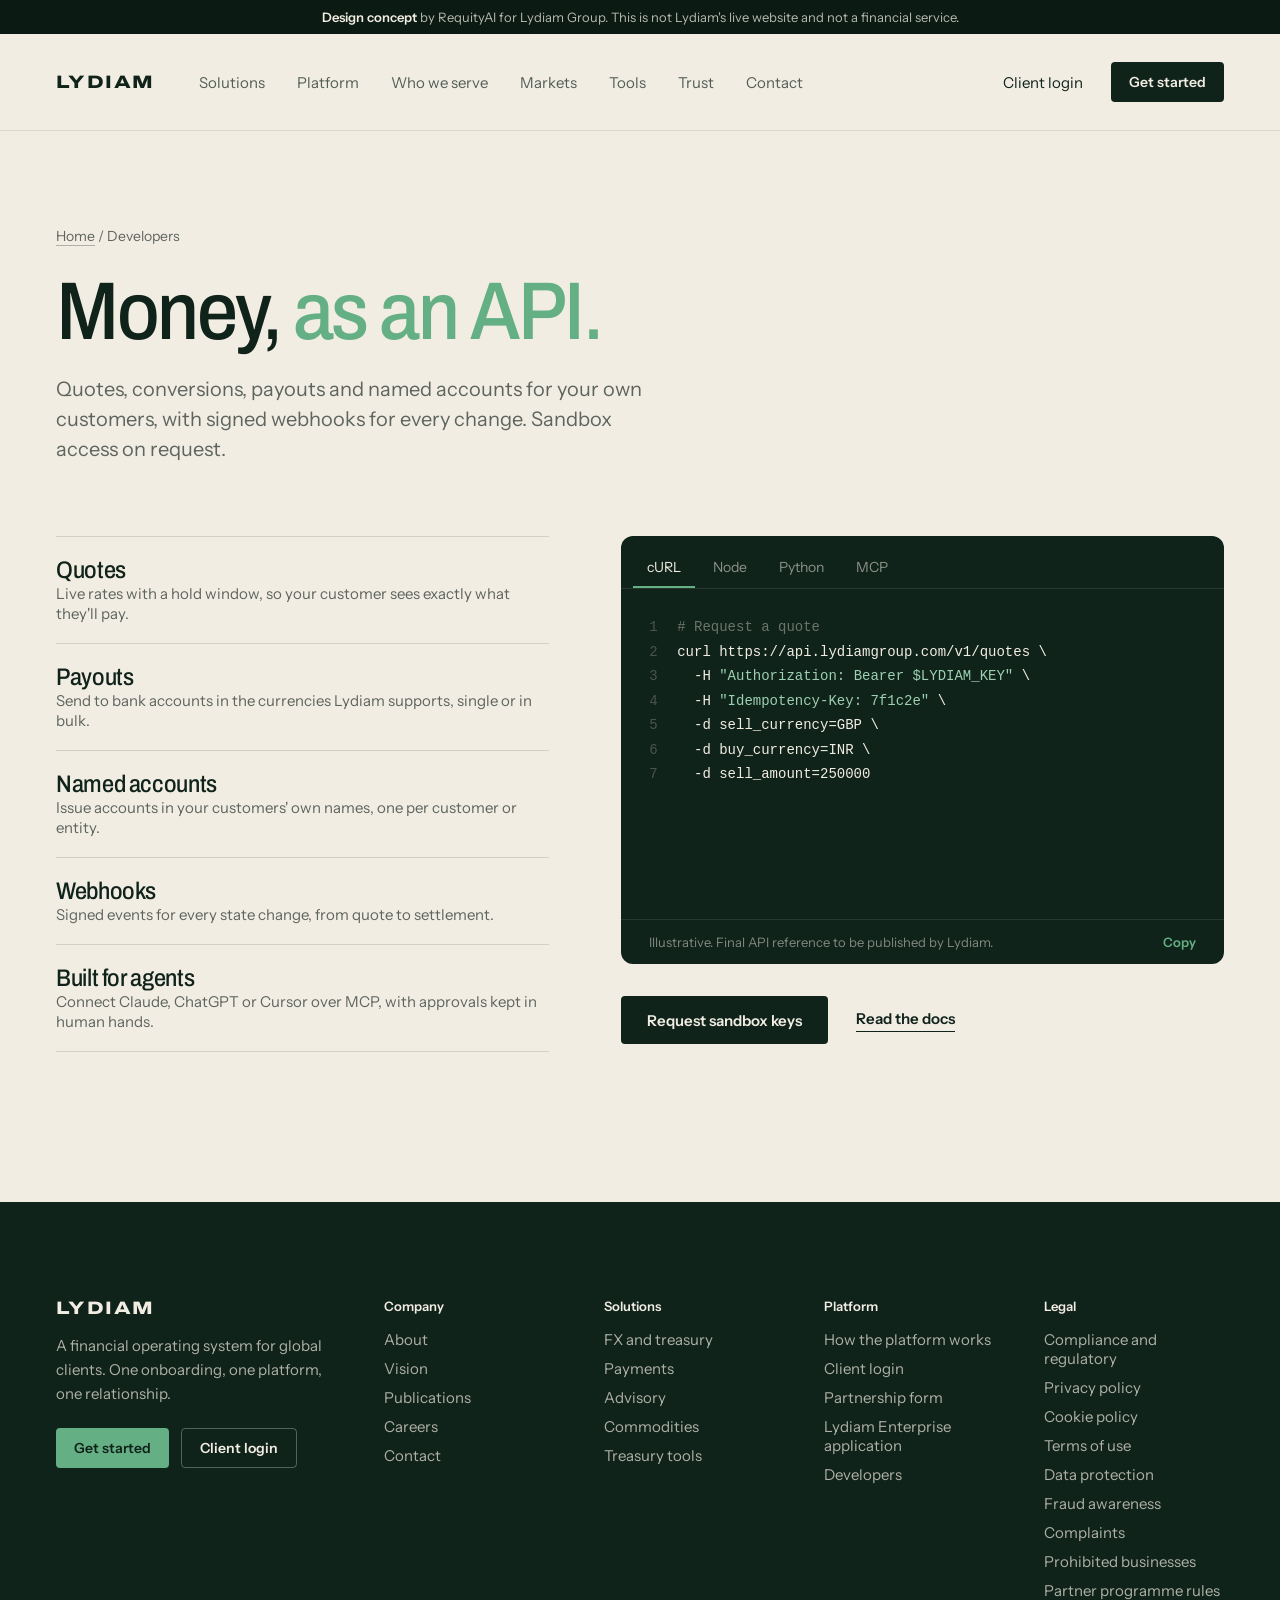
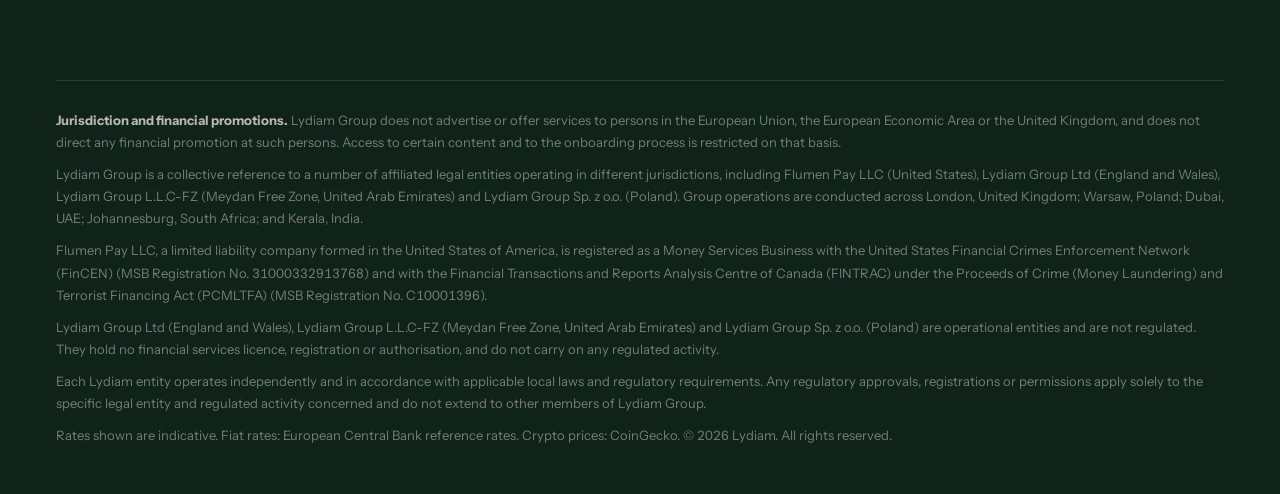
<file: developers.html>
<!doctype html>
<html lang="en">
<head>
<meta charset="utf-8">
<meta name="viewport" content="width=device-width,initial-scale=1">
<meta name="robots" content="noindex,nofollow">
<title>Developers · Lydiam</title>
<link rel="preconnect" href="https://fonts.googleapis.com"><link rel="preconnect" href="https://fonts.gstatic.com" crossorigin><link href="https://fonts.googleapis.com/css2?family=Archivo:wdth,wght@62..125,400..800&family=Instrument+Sans:wdth,wght@75..100,400..700&display=swap" rel="stylesheet"><link rel="stylesheet" href="site.css?v=1791907718">
</head>
<body><div class="proto-banner"><b>Design concept</b> by RequityAI for Lydiam Group. This is not Lydiam's live website and not a financial service.</div>
<header class="ihead" id="hd"><nav>
    <a class="logo" href="index.html">Lydiam</a>
    <div class="links"><a href="index.html#group">Solutions</a><a href="index.html#platform">Platform</a><a href="index.html#audience">Who we serve</a><a href="index.html#markets">Markets</a><a href="index.html#tools">Tools</a><a href="index.html#trust">Trust</a><a href="help.html">Contact</a></div>
    <div class="right"><a class="login" href="demo.html">Client login</a><a class="btn sm" href="eligibility.html">Get started</a></div>
  </nav></header>
<section class="sec" id="devp" style="padding-top:0"><div class="wrap">
<div class="ihero"><p class="crumb"><a href="index.html">Home</a> / Developers</p><h1>Money, <span>as an API.</span></h1><p class="sub">Quotes, conversions, payouts and named accounts for your own customers, with signed webhooks for every change. Sandbox access on request.</p></div>
<div class="dev">
 <ul class="caps">
  <li><b>Quotes</b><span>Live rates with a hold window, so your customer sees exactly what they'll pay.</span></li>
  <li><b>Payouts</b><span>Send to bank accounts in the currencies Lydiam supports, single or in bulk.</span></li>
  <li><b>Named accounts</b><span>Issue accounts in your customers' own names, one per customer or entity.</span></li>
  <li><b>Webhooks</b><span>Signed events for every state change, from quote to settlement.</span></li>
  <li><b>Built for agents</b><span>Connect Claude, ChatGPT or Cursor over MCP, with approvals kept in human hands.</span></li>
 </ul>
 <div><div class="code"><div class="tabs2" id="ct2"><button class="on" data-c="curl">cURL</button><button data-c="node">Node</button><button data-c="python">Python</button><button data-c="mcp">MCP</button></div><pre id="cp"></pre><div class="bar2"><span>Illustrative. Final API reference to be published by Lydiam.</span><button id="cc">Copy</button></div></div>
 <div style="display:flex;gap:28px;align-items:center;margin-top:32px"><a class="btn" href="#">Request sandbox keys</a><a class="under" href="#">Read the docs</a></div></div>
</div></div></section>
<footer id="foot">
  <div class="wrap">
    <div class="fg">
      <div><a class="logo" href="index.html">Lydiam</a><p style="margin-top:16px;max-width:22em;line-height:1.6">A financial operating system for global clients. One onboarding, one platform, one relationship.</p><div style="display:flex;gap:12px;margin-top:22px"><a class="btn sm" style="background:var(--green);color:var(--ink)" href="eligibility.html">Get started</a><a class="btn sm" style="background:transparent;border:1.5px solid rgba(242,237,227,.3)" href="demo.html">Client login</a></div></div>
      <div><h4>Company</h4><ul><li><a href="#">About</a></li><li><a href="#">Vision</a></li><li><a href="index.html#insights">Publications</a></li><li><a href="#">Careers</a></li><li><a href="help.html">Contact</a></li></ul></div>
      <div><h4>Solutions</h4><ul><li><a href="index.html#markets">FX and treasury</a></li><li><a href="index.html#platform">Payments</a></li><li><a href="index.html#audience">Advisory</a></li><li><a href="index.html#group">Commodities</a></li><li><a href="index.html#tools">Treasury tools</a></li></ul></div>
      <div><h4>Platform</h4><ul><li><a href="index.html#platform">How the platform works</a></li><li><a href="demo.html">Client login</a></li><li><a href="#">Partnership form</a></li><li><a href="#">Lydiam Enterprise application</a></li><li><a href="developers.html">Developers</a></li></ul></div>
      <div><h4>Legal</h4><ul><li><a href="index.html#trust">Compliance and regulatory</a></li><li><a href="#">Privacy policy</a></li><li><a href="#">Cookie policy</a></li><li><a href="#">Terms of use</a></li><li><a href="#">Data protection</a></li><li><a href="help.html">Fraud awareness</a></li><li><a href="#">Complaints</a></li><li><a href="#">Prohibited businesses</a></li><li><a href="#">Partner programme rules</a></li></ul></div>
    </div>
    <div class="legal">
      <div><b style="color:rgba(242,237,227,.75)">Jurisdiction and financial promotions.</b> Lydiam Group does not advertise or offer services to persons in the European Union, the European Economic Area or the United Kingdom, and does not direct any financial promotion at such persons. Access to certain content and to the onboarding process is restricted on that basis.</div>
      <div>Lydiam Group is a collective reference to a number of affiliated legal entities operating in different jurisdictions, including Flumen Pay LLC (United States), Lydiam Group Ltd (England and Wales), Lydiam Group L.L.C-FZ (Meydan Free Zone, United Arab Emirates) and Lydiam Group Sp. z o.o. (Poland). Group operations are conducted across London, United Kingdom; Warsaw, Poland; Dubai, UAE; Johannesburg, South Africa; and Kerala, India.</div>
      <div>Flumen Pay LLC, a limited liability company formed in the United States of America, is registered as a Money Services Business with the United States Financial Crimes Enforcement Network (FinCEN) (MSB Registration No. 31000332913768) and with the Financial Transactions and Reports Analysis Centre of Canada (FINTRAC) under the Proceeds of Crime (Money Laundering) and Terrorist Financing Act (PCMLTFA) (MSB Registration No. C10001396).</div>
      <div>Lydiam Group Ltd (England and Wales), Lydiam Group L.L.C-FZ (Meydan Free Zone, United Arab Emirates) and Lydiam Group Sp. z o.o. (Poland) are operational entities and are not regulated. They hold no financial services licence, registration or authorisation, and do not carry on any regulated activity.</div>
      <div>Each Lydiam entity operates independently and in accordance with applicable local laws and regulatory requirements. Any regulatory approvals, registrations or permissions apply solely to the specific legal entity and regulated activity concerned and do not extend to other members of Lydiam Group.</div>
      <div>Rates shown are indicative. Fiat rates: European Central Bank reference rates. Crypto prices: CoinGecko. © 2026 Lydiam. All rights reserved.</div>
    </div>
  </div>
</footer>

<script>(()=>{const $=s=>document.querySelector(s),$$=s=>[...document.querySelectorAll(s)];
const C={curl:`# Request a quote
curl https://api.lydiamgroup.com/v1/quotes \\
  -H "Authorization: Bearer $LYDIAM_KEY" \\
  -H "Idempotency-Key: 7f1c2e" \\
  -d sell_currency=GBP \\
  -d buy_currency=INR \\
  -d sell_amount=250000`,node:`import Lydiam from "@lydiam/node";

const lydiam = new Lydiam(process.env.LYDIAM_KEY);

const quote = await lydiam.quotes.create({
  sell_currency: "GBP",
  buy_currency: "INR",
  sell_amount: 250000,
});

await lydiam.payouts.create({ quote: quote.id, beneficiary: "ben_8Kq" });`,python:`import os, lydiam

client = lydiam.Client(api_key=os.environ["LYDIAM_KEY"])

quote = client.quotes.create(
    sell_currency="GBP",
    buy_currency="INR",
    sell_amount=250_000,
)
print(quote.rate, quote.expires_in)`,mcp:`// Connect Lydiam to Claude, ChatGPT or Cursor
{
  "mcpServers": {
    "lydiam": { "url": "https://mcp.lydiamgroup.com", "auth": "oauth" }
  }
}
// Then ask: "Pay the three open EUR invoices,
// but wait for my approval first."`};
const hl=l=>{let h=l.replace(/&/g,'&amp;').replace(/</g,'&lt;');const m=h.match(/(^|\s)(#|\/\/)/);let c='';if(m){const i=m.index+m[1].length;c=`<span class="c">${h.slice(i)}</span>`;h=h.slice(0,i)}return h.replace(/"[^"]*"/g,s=>`<span class="s">${s}</span>`)+c};
let k='curl';const r=x=>{k=x;$('#cp').innerHTML=C[x].split('\n').map((l,i)=>`<span class="ln">${i+1}</span>${hl(l)}`).join('\n');$$('#ct2 button').forEach(b=>b.classList.toggle('on',b.dataset.c===x))};
$$('#ct2 button').forEach(b=>b.onclick=()=>r(b.dataset.c));$('#cc').onclick=()=>{navigator.clipboard&&navigator.clipboard.writeText(C[k]);$('#cc').textContent='Copied';setTimeout(()=>$('#cc').textContent='Copy',1500)};r('curl')})();</script>
<script src="motion.js?v=1791907718"></script>
</body>
</html>
</file>
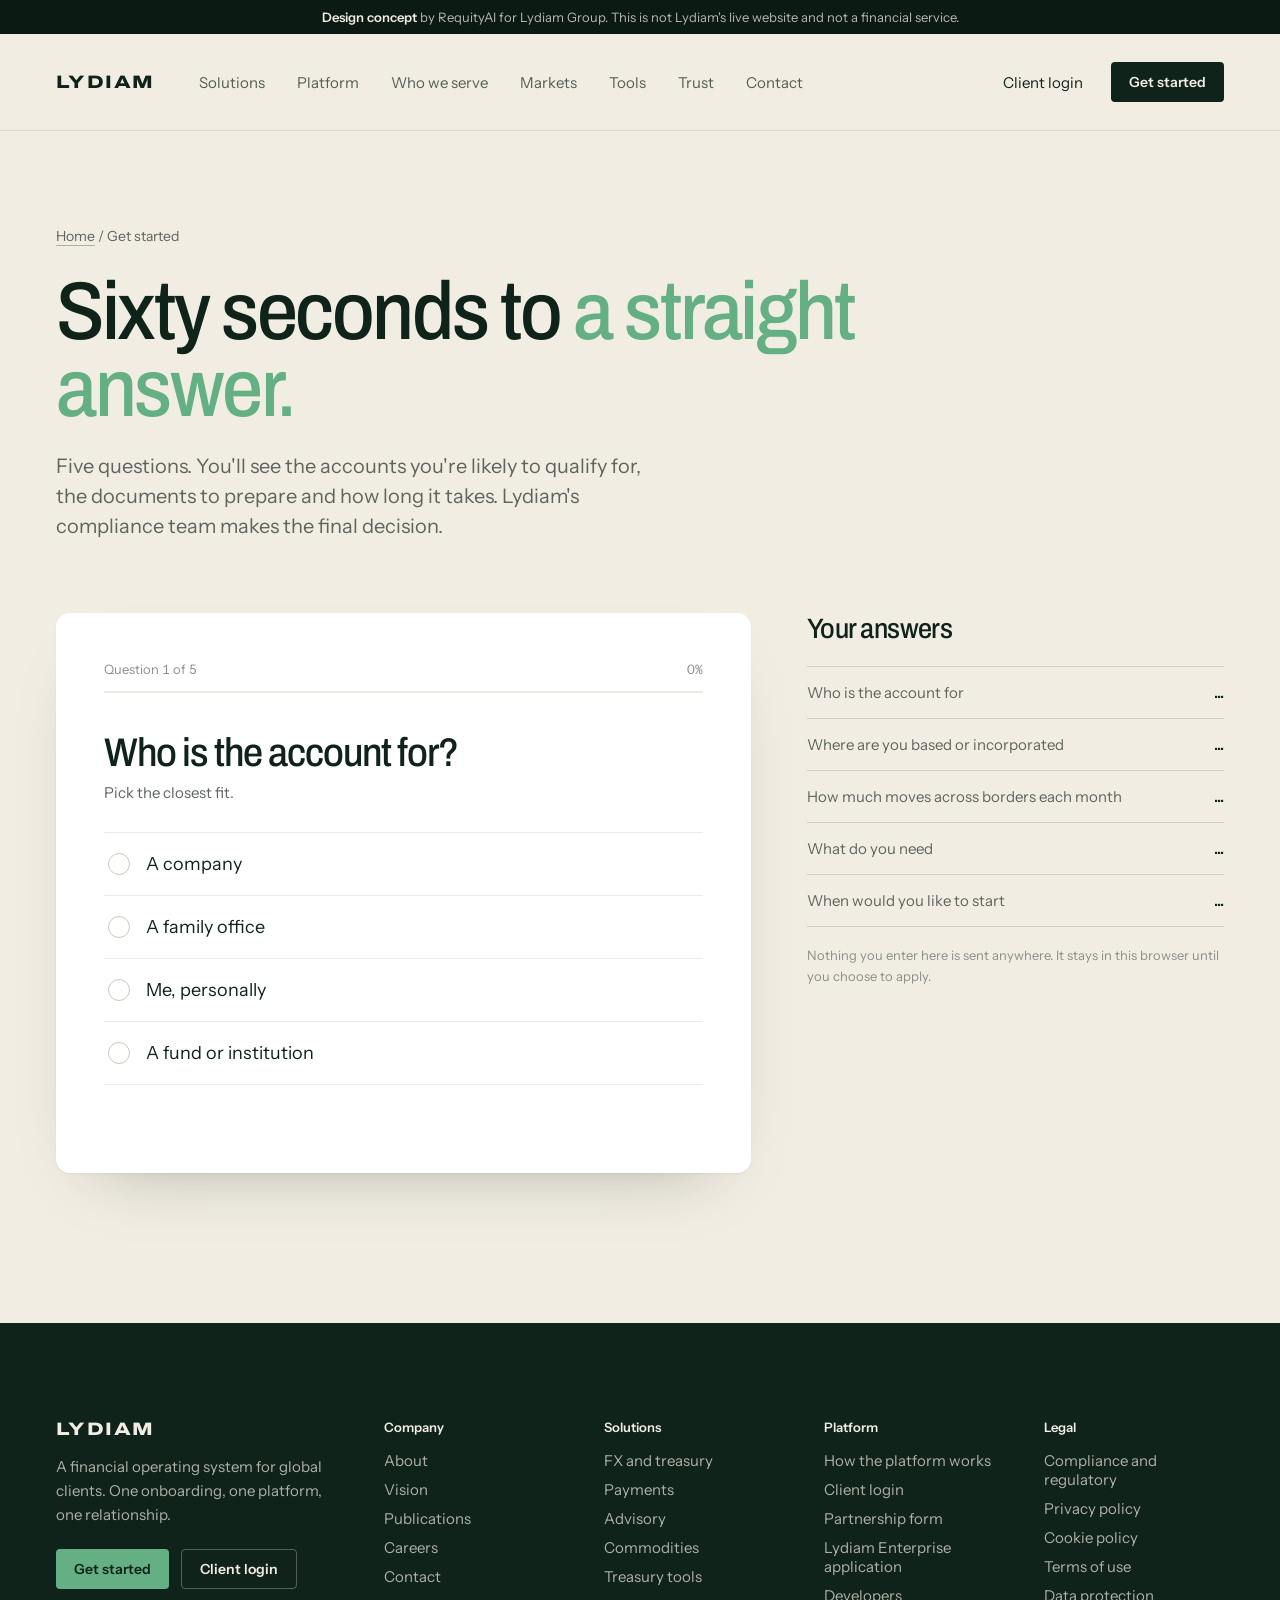
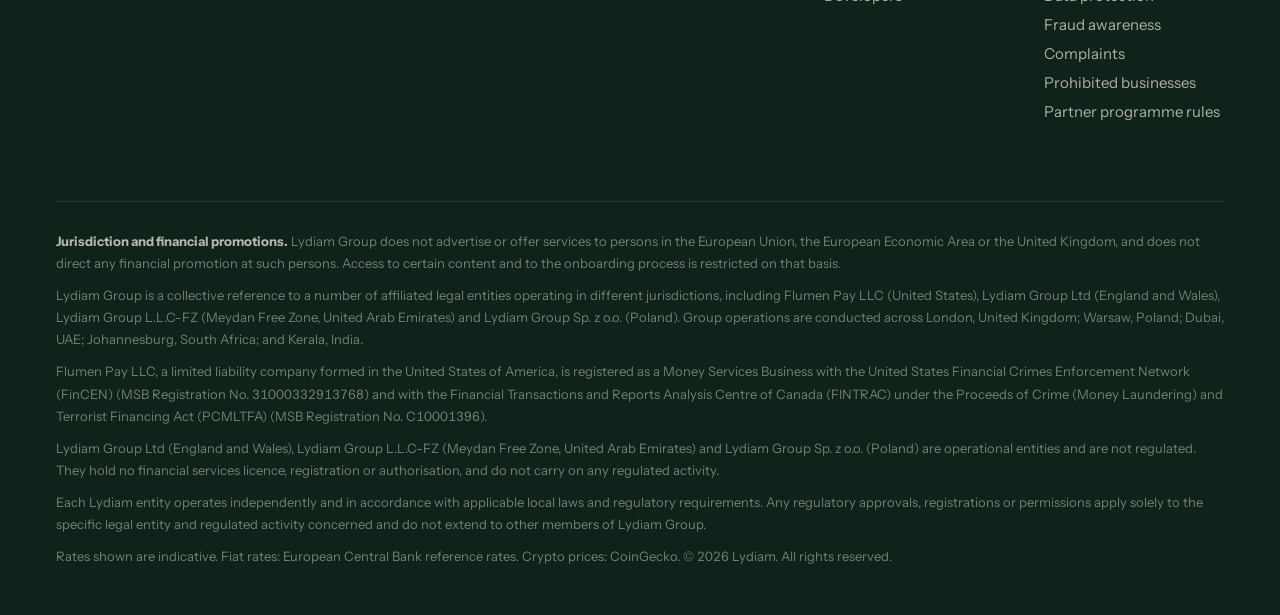
<file: eligibility.html>
<!doctype html>
<html lang="en">
<head>
<meta charset="utf-8">
<meta name="viewport" content="width=device-width,initial-scale=1">
<meta name="robots" content="noindex,nofollow">
<title>Check your eligibility · Lydiam</title>
<link rel="preconnect" href="https://fonts.googleapis.com"><link rel="preconnect" href="https://fonts.gstatic.com" crossorigin><link href="https://fonts.googleapis.com/css2?family=Archivo:wdth,wght@62..125,400..800&family=Instrument+Sans:wdth,wght@75..100,400..700&display=swap" rel="stylesheet"><link rel="stylesheet" href="site.css?v=1791907718">
</head>
<body><div class="proto-banner"><b>Design concept</b> by RequityAI for Lydiam Group. This is not Lydiam's live website and not a financial service.</div>
<header class="ihead" id="hd"><nav>
    <a class="logo" href="index.html">Lydiam</a>
    <div class="links"><a href="index.html#group">Solutions</a><a href="index.html#platform">Platform</a><a href="index.html#audience">Who we serve</a><a href="index.html#markets">Markets</a><a href="index.html#tools">Tools</a><a href="index.html#trust">Trust</a><a href="help.html">Contact</a></div>
    <div class="right"><a class="login" href="demo.html">Client login</a><a class="btn sm" href="eligibility.html">Get started</a></div>
  </nav></header>

<section class="sec" id="elig" style="padding-top:0">
  <div class="wrap">
    <div class="ihero">
      <p class="crumb"><a href="index.html">Home</a> / Get started</p>
      <h1>Sixty seconds to <span>a straight answer.</span></h1>
      <p class="sub">Five questions. You'll see the accounts you're likely to qualify for, the documents to prepare and how long it takes. Lydiam's compliance team makes the final decision.</p>
    </div>
    <div class="el">
      <div class="qcard" id="qcard"></div>
      <aside class="side"><h3>Your answers</h3><ol id="sum"></ol><p class="note">Nothing you enter here is sent anywhere. It stays in this browser until you choose to apply.</p></aside>
    </div>
  </div>
</section>

<footer id="foot">
  <div class="wrap">
    <div class="fg">
      <div><a class="logo" href="index.html">Lydiam</a><p style="margin-top:16px;max-width:22em;line-height:1.6">A financial operating system for global clients. One onboarding, one platform, one relationship.</p><div style="display:flex;gap:12px;margin-top:22px"><a class="btn sm" style="background:var(--green);color:var(--ink)" href="eligibility.html">Get started</a><a class="btn sm" style="background:transparent;border:1.5px solid rgba(242,237,227,.3)" href="demo.html">Client login</a></div></div>
      <div><h4>Company</h4><ul><li><a href="#">About</a></li><li><a href="#">Vision</a></li><li><a href="index.html#insights">Publications</a></li><li><a href="#">Careers</a></li><li><a href="help.html">Contact</a></li></ul></div>
      <div><h4>Solutions</h4><ul><li><a href="index.html#markets">FX and treasury</a></li><li><a href="index.html#platform">Payments</a></li><li><a href="index.html#audience">Advisory</a></li><li><a href="index.html#group">Commodities</a></li><li><a href="index.html#tools">Treasury tools</a></li></ul></div>
      <div><h4>Platform</h4><ul><li><a href="index.html#platform">How the platform works</a></li><li><a href="demo.html">Client login</a></li><li><a href="#">Partnership form</a></li><li><a href="#">Lydiam Enterprise application</a></li><li><a href="developers.html">Developers</a></li></ul></div>
      <div><h4>Legal</h4><ul><li><a href="index.html#trust">Compliance and regulatory</a></li><li><a href="#">Privacy policy</a></li><li><a href="#">Cookie policy</a></li><li><a href="#">Terms of use</a></li><li><a href="#">Data protection</a></li><li><a href="help.html">Fraud awareness</a></li><li><a href="#">Complaints</a></li><li><a href="#">Prohibited businesses</a></li><li><a href="#">Partner programme rules</a></li></ul></div>
    </div>
    <div class="legal">
      <div><b style="color:rgba(242,237,227,.75)">Jurisdiction and financial promotions.</b> Lydiam Group does not advertise or offer services to persons in the European Union, the European Economic Area or the United Kingdom, and does not direct any financial promotion at such persons. Access to certain content and to the onboarding process is restricted on that basis.</div>
      <div>Lydiam Group is a collective reference to a number of affiliated legal entities operating in different jurisdictions, including Flumen Pay LLC (United States), Lydiam Group Ltd (England and Wales), Lydiam Group L.L.C-FZ (Meydan Free Zone, United Arab Emirates) and Lydiam Group Sp. z o.o. (Poland). Group operations are conducted across London, United Kingdom; Warsaw, Poland; Dubai, UAE; Johannesburg, South Africa; and Kerala, India.</div>
      <div>Flumen Pay LLC, a limited liability company formed in the United States of America, is registered as a Money Services Business with the United States Financial Crimes Enforcement Network (FinCEN) (MSB Registration No. 31000332913768) and with the Financial Transactions and Reports Analysis Centre of Canada (FINTRAC) under the Proceeds of Crime (Money Laundering) and Terrorist Financing Act (PCMLTFA) (MSB Registration No. C10001396).</div>
      <div>Lydiam Group Ltd (England and Wales), Lydiam Group L.L.C-FZ (Meydan Free Zone, United Arab Emirates) and Lydiam Group Sp. z o.o. (Poland) are operational entities and are not regulated. They hold no financial services licence, registration or authorisation, and do not carry on any regulated activity.</div>
      <div>Each Lydiam entity operates independently and in accordance with applicable local laws and regulatory requirements. Any regulatory approvals, registrations or permissions apply solely to the specific legal entity and regulated activity concerned and do not extend to other members of Lydiam Group.</div>
      <div>Rates shown are indicative. Fiat rates: European Central Bank reference rates. Crypto prices: CoinGecko. © 2026 Lydiam. All rights reserved.</div>
    </div>
  </div>
</footer>


<script>
(()=>{
const $=s=>document.querySelector(s),$$=s=>[...document.querySelectorAll(s)];
const Q=[
 {k:'who',q:'Who is the account for?',h:'Pick the closest fit.',o:['A company','A family office','Me, personally','A fund or institution']},
 {k:'where',q:'Where are you based or incorporated?',h:'This decides which Lydiam entity serves you.',o:['United States','Canada','United Arab Emirates','India','South Africa','United Kingdom','European Union or EEA','Somewhere else']},
 {k:'vol',q:'How much moves across borders each month?',h:'A rough figure is fine.',o:['Under $100,000','$100,000 to $1M','$1M to $10M','Over $10M']},
 {k:'need',q:'What do you need?',h:'Choose as many as apply.',o:['Accounts in my own name','Foreign exchange','Payments to suppliers or staff','Cards','Digital assets','Advice on hedging or structure'],multi:true},
 {k:'when',q:'When would you like to start?',h:'',o:['This week','This month','This quarter','Just looking']}
];
let A={},i=0;
const DOCS={'A company':['Certificate of incorporation','Register of directors and shareholders','Proof of business address','Passport or ID for each director and 25% owner','A short note on where your funds come from'],'A family office':['Structure chart of the entities','Trust deeds or entity documents','Passport or ID for principals and controllers','Source of wealth statement'],'Me, personally':['Passport or national ID','Proof of address from the last three months','Source of funds and wealth'],'A fund or institution':['Constitutional documents','Licences you hold','Your AML policy','List of authorised signatories']};
function summary(){$('#sum').innerHTML=Q.map(q=>{const v=A[q.k];return `<li><span>${q.q.replace('?','')}</span><b>${v?(Array.isArray(v)?(v.length?v.length+' selected':'None yet'):v):'...'}</b></li>`}).join('')}
function render(){summary();const c=$('#qcard');
  if(i>=Q.length)return result();
  const q=Q[i],cur=A[q.k];
  c.innerHTML=`<div class="qprog"><span>Question ${i+1} of ${Q.length}</span><span>${Math.round(i/Q.length*100)}%</span></div><div class="qbar"><i style="width:${i/Q.length*100}%"></i></div>
   <h2>${q.q}</h2>${q.h?`<p class="hint">${q.h}</p>`:''}
   <div class="opts">${q.o.map(o=>`<button class="opt ${q.multi?'multi':''} ${(q.multi?(cur||[]).includes(o):cur===o)?'on':''}" data-o="${o}"><i></i>${o}</button>`).join('')}</div>
   <div class="qnav">${i?'<button class="back" id="bk">Back</button>':'<span></span>'}${q.multi?'<button class="btn" id="nx">Continue</button>':''}</div>`;
  $$('.opt').forEach(b=>b.onclick=()=>{if(q.multi){const a=A[q.k]||[];const j=a.indexOf(b.dataset.o);j<0?a.push(b.dataset.o):a.splice(j,1);A[q.k]=a;b.classList.toggle('on');summary()}else{A[q.k]=b.dataset.o;i++;setTimeout(render,140);b.classList.add('on')}});
  const bk=$('#bk');if(bk)bk.onclick=()=>{i--;render()};const nx=$('#nx');if(nx)nx.onclick=()=>{i++;render()}}
function result(){const c=$('#qcard');
  if(A.where==='European Union or EEA'||A.where==='United Kingdom'){c.innerHTML=`<div class="result"><span class="tier-pill">Result</span><h2>Not available <span>in your region yet.</span></h2><p class="hint" style="margin-top:16px;font-size:17px;line-height:1.6">Lydiam does not advertise or offer services to people in the European Union, the European Economic Area or the United Kingdom, and onboarding is restricted on that basis.</p><div class="qnav"><button class="back" id="rs">Start again</button></div></div>`;$('#rs').onclick=()=>{A={};i=0;render()};return}
  const big=A.vol==='Over $10M'||A.vol==='$1M to $10M',tier=(A.who==='A family office'||A.who==='Me, personally')&&big?'Forest':big?'Champagne':'Sage';
  const need=(A.need&&A.need.length?A.need:['Accounts in my own name','Foreign exchange']);
  c.innerHTML=`<div class="result"><span class="tier-pill">You're likely a fit for ${tier}</span><h2>Here's your <span>starting point.</span></h2>
   <p class="sub2">What we'd set up first</p><ul class="chk" style="pointer-events:none">${need.map(n=>`<li class="on"><i></i>${n}</li>`).join('')}</ul>
   <p class="sub2">Documents to prepare</p><ul class="chk" id="docs">${(DOCS[A.who]||DOCS['A company']).map(d=>`<li><i></i><span>${d}</span></li>`).join('')}</ul>
   <p class="sub2">How long it takes</p><div class="tl2"><div><b>15 minutes</b>Apply online</div><div><b>Set by Lydiam</b>Compliance review</div><div><b>Set by Lydiam</b>Accounts live</div></div>
   <div class="qnav" style="margin-top:40px"><button class="back" id="rs">Start again</button><a class="btn" href="#">Start my application</a></div></div>`;
  $$('#docs li').forEach(l=>l.onclick=()=>l.classList.toggle('on'));$('#rs').onclick=()=>{A={};i=0;render()};
  $('.side h3').textContent='Your answers';}
render();
})();
</script>
<script src="motion.js?v=1791907718"></script>
</body>
</html>
</file>
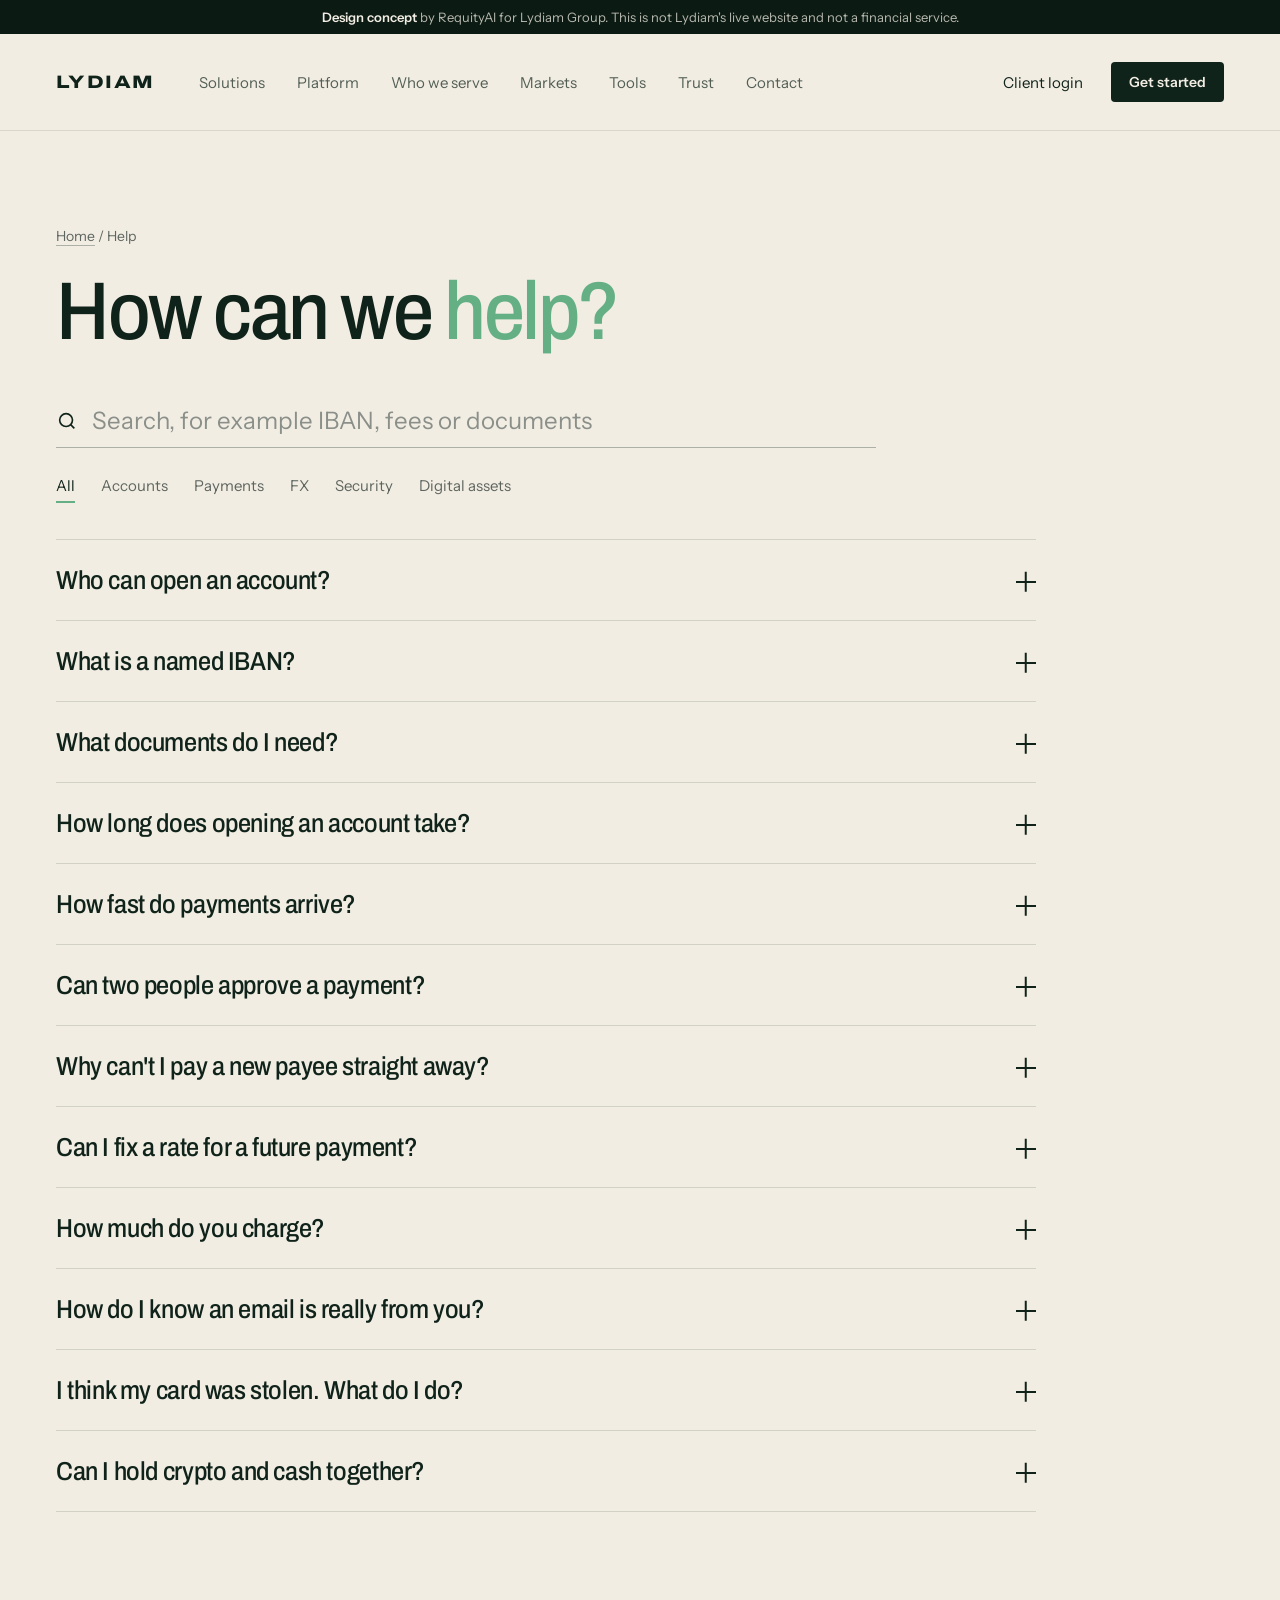
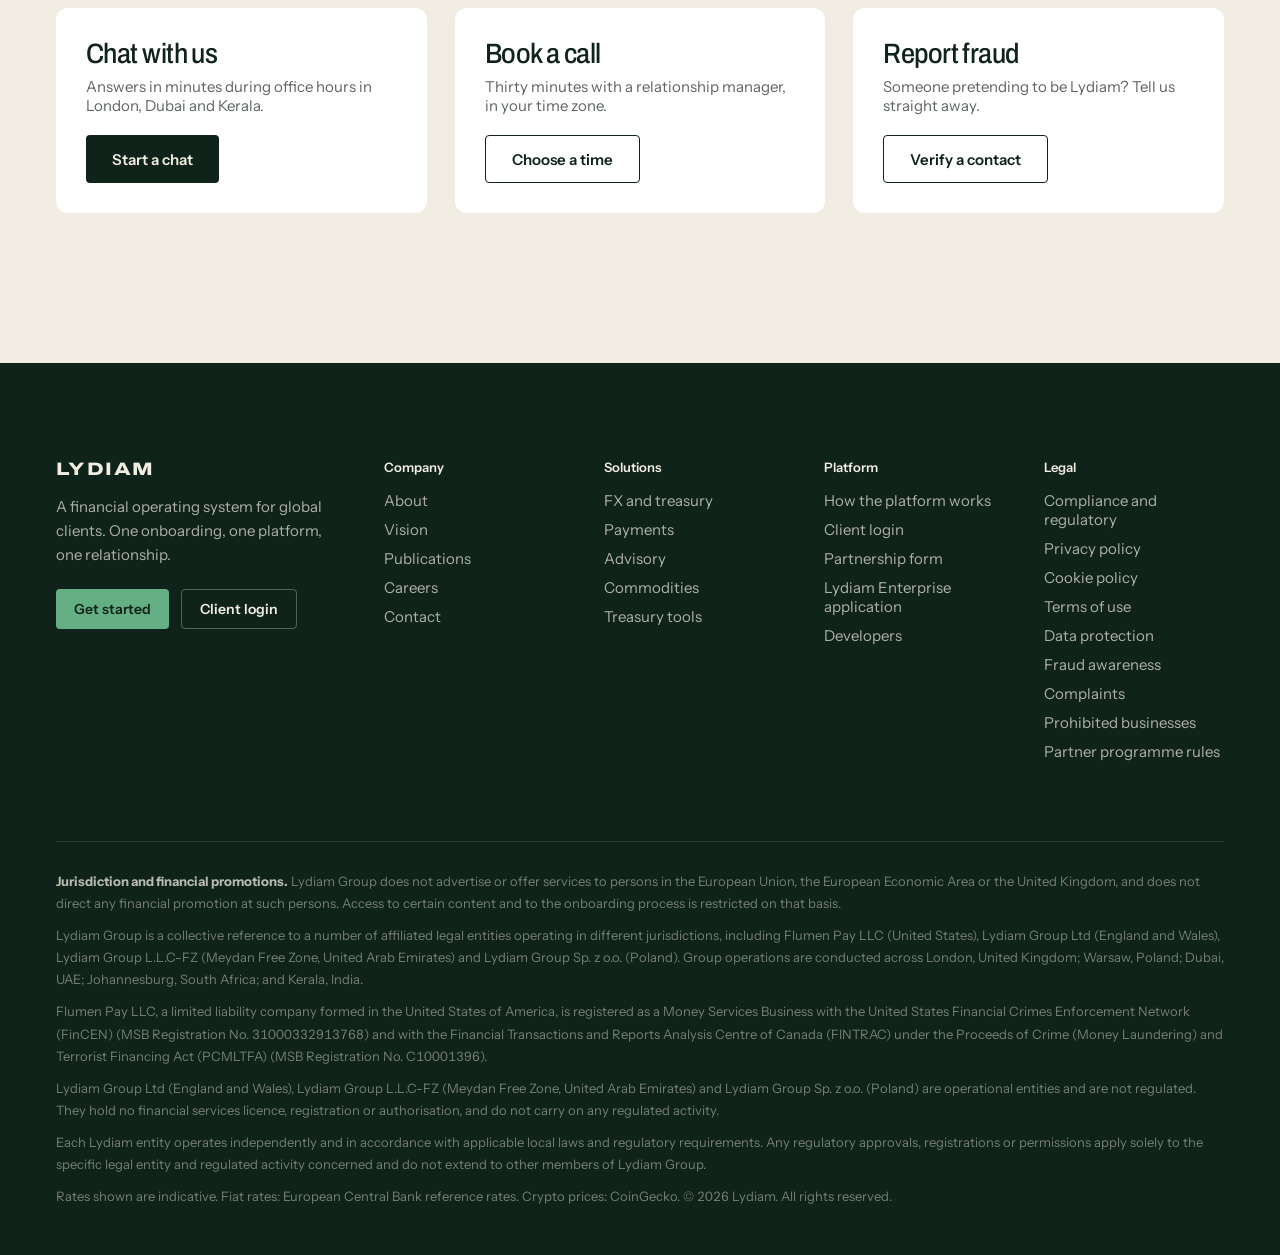
<file: help.html>
<!doctype html>
<html lang="en">
<head>
<meta charset="utf-8">
<meta name="viewport" content="width=device-width,initial-scale=1">
<meta name="robots" content="noindex,nofollow">
<title>Help · Lydiam</title>
<link rel="preconnect" href="https://fonts.googleapis.com"><link rel="preconnect" href="https://fonts.gstatic.com" crossorigin><link href="https://fonts.googleapis.com/css2?family=Archivo:wdth,wght@62..125,400..800&family=Instrument+Sans:wdth,wght@75..100,400..700&display=swap" rel="stylesheet"><link rel="stylesheet" href="site.css?v=1791907718">
</head>
<body><div class="proto-banner"><b>Design concept</b> by RequityAI for Lydiam Group. This is not Lydiam's live website and not a financial service.</div>
<header class="ihead" id="hd"><nav>
    <a class="logo" href="index.html">Lydiam</a>
    <div class="links"><a href="index.html#group">Solutions</a><a href="index.html#platform">Platform</a><a href="index.html#audience">Who we serve</a><a href="index.html#markets">Markets</a><a href="index.html#tools">Tools</a><a href="index.html#trust">Trust</a><a href="help.html">Contact</a></div>
    <div class="right"><a class="login" href="demo.html">Client login</a><a class="btn sm" href="eligibility.html">Get started</a></div>
  </nav></header>
<section class="sec" id="helpp" style="padding-top:0"><div class="wrap">
<div class="ihero"><p class="crumb"><a href="index.html">Home</a> / Help</p><h1>How can we <span>help?</span></h1></div>
<form class="search" onsubmit="return false"><svg width="22" height="22" viewBox="0 0 24 24" fill="none" stroke="currentColor" stroke-width="1.8"><circle cx="11" cy="11" r="7"/><path d="M20 20l-4-4"/></svg><input id="q" placeholder="Search, for example IBAN, fees or documents" autocomplete="off" aria-label="Search help"></form>
<div class="cats" id="cats"></div>
<div class="faqs" id="fq" style="margin-top:36px"></div>
<div class="contact">
 <div><b>Chat with us</b><span>Answers in minutes during office hours in London, Dubai and Kerala.</span><a class="btn" href="#">Start a chat</a></div>
 <div><b>Book a call</b><span>Thirty minutes with a relationship manager, in your time zone.</span><a class="btn" href="#" style="background:transparent;color:var(--ink);border:1.5px solid var(--ink)">Choose a time</a></div>
 <div><b>Report fraud</b><span>Someone pretending to be Lydiam? Tell us straight away.</span><a class="btn" href="index.html#trust" style="background:transparent;color:var(--ink);border:1.5px solid var(--ink)">Verify a contact</a></div>
</div></div></section>
<footer id="foot">
  <div class="wrap">
    <div class="fg">
      <div><a class="logo" href="index.html">Lydiam</a><p style="margin-top:16px;max-width:22em;line-height:1.6">A financial operating system for global clients. One onboarding, one platform, one relationship.</p><div style="display:flex;gap:12px;margin-top:22px"><a class="btn sm" style="background:var(--green);color:var(--ink)" href="eligibility.html">Get started</a><a class="btn sm" style="background:transparent;border:1.5px solid rgba(242,237,227,.3)" href="demo.html">Client login</a></div></div>
      <div><h4>Company</h4><ul><li><a href="#">About</a></li><li><a href="#">Vision</a></li><li><a href="index.html#insights">Publications</a></li><li><a href="#">Careers</a></li><li><a href="help.html">Contact</a></li></ul></div>
      <div><h4>Solutions</h4><ul><li><a href="index.html#markets">FX and treasury</a></li><li><a href="index.html#platform">Payments</a></li><li><a href="index.html#audience">Advisory</a></li><li><a href="index.html#group">Commodities</a></li><li><a href="index.html#tools">Treasury tools</a></li></ul></div>
      <div><h4>Platform</h4><ul><li><a href="index.html#platform">How the platform works</a></li><li><a href="demo.html">Client login</a></li><li><a href="#">Partnership form</a></li><li><a href="#">Lydiam Enterprise application</a></li><li><a href="developers.html">Developers</a></li></ul></div>
      <div><h4>Legal</h4><ul><li><a href="index.html#trust">Compliance and regulatory</a></li><li><a href="#">Privacy policy</a></li><li><a href="#">Cookie policy</a></li><li><a href="#">Terms of use</a></li><li><a href="#">Data protection</a></li><li><a href="help.html">Fraud awareness</a></li><li><a href="#">Complaints</a></li><li><a href="#">Prohibited businesses</a></li><li><a href="#">Partner programme rules</a></li></ul></div>
    </div>
    <div class="legal">
      <div><b style="color:rgba(242,237,227,.75)">Jurisdiction and financial promotions.</b> Lydiam Group does not advertise or offer services to persons in the European Union, the European Economic Area or the United Kingdom, and does not direct any financial promotion at such persons. Access to certain content and to the onboarding process is restricted on that basis.</div>
      <div>Lydiam Group is a collective reference to a number of affiliated legal entities operating in different jurisdictions, including Flumen Pay LLC (United States), Lydiam Group Ltd (England and Wales), Lydiam Group L.L.C-FZ (Meydan Free Zone, United Arab Emirates) and Lydiam Group Sp. z o.o. (Poland). Group operations are conducted across London, United Kingdom; Warsaw, Poland; Dubai, UAE; Johannesburg, South Africa; and Kerala, India.</div>
      <div>Flumen Pay LLC, a limited liability company formed in the United States of America, is registered as a Money Services Business with the United States Financial Crimes Enforcement Network (FinCEN) (MSB Registration No. 31000332913768) and with the Financial Transactions and Reports Analysis Centre of Canada (FINTRAC) under the Proceeds of Crime (Money Laundering) and Terrorist Financing Act (PCMLTFA) (MSB Registration No. C10001396).</div>
      <div>Lydiam Group Ltd (England and Wales), Lydiam Group L.L.C-FZ (Meydan Free Zone, United Arab Emirates) and Lydiam Group Sp. z o.o. (Poland) are operational entities and are not regulated. They hold no financial services licence, registration or authorisation, and do not carry on any regulated activity.</div>
      <div>Each Lydiam entity operates independently and in accordance with applicable local laws and regulatory requirements. Any regulatory approvals, registrations or permissions apply solely to the specific legal entity and regulated activity concerned and do not extend to other members of Lydiam Group.</div>
      <div>Rates shown are indicative. Fiat rates: European Central Bank reference rates. Crypto prices: CoinGecko. © 2026 Lydiam. All rights reserved.</div>
    </div>
  </div>
</footer>

<script>(()=>{const $=s=>document.querySelector(s),$$=s=>[...document.querySelectorAll(s)];
const F=[['Accounts','Who can open an account?',"Companies, family offices, institutions and private clients. Lydiam does not advertise or offer services to people in the European Union, the European Economic Area or the United Kingdom. Lydiam's compliance team makes the final decision."],
['Accounts','What is a named IBAN?','An account number in your own company or personal name, so the people paying you see you rather than a pooled account. Lydiam shows named accounts in USD, EUR, GBP and JPY.'],
['Accounts','What documents do I need?','It depends on who the account is for. The eligibility checker gives you a personal checklist in about a minute.'],
['Accounts','How long does opening an account take?','Applying takes about fifteen minutes. Review times are set by Lydiam.'],
['Payments','How fast do payments arrive?','Many major currency payments arrive the same day. Others usually take one business day. Exact cut-off times are set by Lydiam.'],
['Payments','Can two people approve a payment?','Yes. You set a limit, and anything above it needs a second approver.'],
['Payments','Why can\'t I pay a new payee straight away?','New payees wait 24 hours before the first payment. It stops someone who gets into your account from sending money out instantly.'],
['FX','Can I fix a rate for a future payment?','Yes. Limit orders convert automatically at your target, and forwards fix a rate for a future date.'],
['FX','How much do you charge?','A clear markup over the mid-market rate, shown before you confirm. Final pricing is set by Lydiam and depends on volume.'],
['Security','How do I know an email is really from you?','Look for your private safety phrase. You can also check any email address or phone number with Verify a Lydiam contact.'],
['Security','I think my card was stolen. What do I do?','Freeze it in the app straight away, then contact us. Freezing is instant and you can undo it.'],
['Digital assets','Can I hold crypto and cash together?','Lydiam lists digital assets alongside its other services. Supported assets are to be confirmed by Lydiam.']];
let cat='All';const cats=['All',...new Set(F.map(f=>f[0]))];
function r(){const q=$('#q').value.toLowerCase().trim();$('#cats').innerHTML=cats.map(c=>`<button class="${c===cat?'on':''}" data-c="${c}">${c}</button>`).join('');$$('#cats button').forEach(b=>b.onclick=()=>{cat=b.dataset.c;r()});
 const l=F.filter(f=>(cat==='All'||f[0]===cat)&&(f[1]+' '+f[2]).toLowerCase().includes(q));
 $('#fq').innerHTML=l.length?l.map((f,i)=>`<details ${i===0&&q?'open':''}><summary>${f[1]}<i></i></summary><p>${f[2]}</p></details>`).join(''):'<p class="empty">No answers match that yet. Try another word, or chat with us below.</p>'}
$('#q').addEventListener('input',r);r()})();</script>
<script src="motion.js?v=1791907718"></script>
</body>
</html>
</file>
<file: site.css>
html{scroll-behavior:smooth}
:root{--green:#64AF84;--green-d:#5A9D76;--ink:#10231A;--ivory:#F2EDE3;--stone:#E6E0D3;--mut:#5E655F}
*{box-sizing:border-box;margin:0;padding:0}
body{font-family:'Instrument Sans',ui-sans-serif,system-ui,sans-serif;background:var(--ivory);color:var(--ink);-webkit-font-smoothing:antialiased;font-feature-settings:"tnum"}
a{color:inherit;text-decoration:none}
button,input,select{font:inherit;color:inherit;border:0;background:none}
button{cursor:pointer}

.hero{position:relative;min-height:min(100vh,900px);background:#EDE7DB url(img/card-a.jpg) 0% 50%/cover no-repeat;display:flex;flex-direction:column}
nav{display:flex;align-items:center;gap:44px;padding:28px 56px}
.logo{font-family:Archivo;font-stretch:125%;font-weight:800;font-size:18px;letter-spacing:.08em;text-transform:uppercase}
.links{display:flex;gap:32px;font-size:15px}
.links a{opacity:.7}.links a:hover{opacity:1}
.right{margin-left:auto;display:flex;gap:28px;align-items:center;font-size:15px}
.btn{display:inline-flex;align-items:center;height:48px;padding:0 26px;border-radius:4px;background:var(--ink);color:var(--ivory);font-weight:600;font-size:15px;transition:background .2s}
.btn:hover{background:#1D3A2C}
.btn.sm{height:40px;padding:0 18px;font-size:14px}

.copy{margin:auto 0 0;padding:0 56px 96px;max-width:860px}
.eyebrow{font-size:14px;font-weight:600;color:var(--green-d);margin-bottom:22px}
h1{font-family:Archivo;font-stretch:87.5%;font-weight:500;font-size:clamp(46px,7.4vw,118px);line-height:.94;letter-spacing:-.03em}
h1 span{color:var(--green)}
.sub{font-size:20px;line-height:1.5;color:var(--mut);max-width:30em;margin-top:28px}
.cta{display:flex;gap:30px;align-items:center;margin-top:40px}
.under{font-weight:600;font-size:15px;border-bottom:1.5px solid currentColor;padding-bottom:3px}

/* converter rail */
.rail{background:var(--ink);color:var(--ivory)}
.rail-in{max-width:1440px;margin:0 auto;padding:30px 56px;display:grid;grid-template-columns:auto 1fr 52px 1fr auto auto;gap:18px;align-items:center}
.rail h2{font-family:Archivo;font-stretch:87.5%;font-weight:500;font-size:26px;letter-spacing:-.02em;color:var(--green);width:150px;line-height:1.05}
.amt{display:flex;align-items:center;border-bottom:1.5px solid rgba(242,237,227,.25);padding:8px 0;gap:12px;transition:border-color .2s}
.amt:focus-within{border-color:var(--green)}
.amt small{display:block;font-size:12px;color:rgba(242,237,227,.55);margin-bottom:2px}
.amt>div{min-width:0}.amt input{width:100%;min-width:0;font-size:34px;font-weight:600;letter-spacing:-.01em;outline:0;color:var(--ivory)}
.ccy{position:relative;display:flex;align-items:center;gap:8px;font-weight:600;font-size:16px;flex-shrink:0}
.ccy img{width:26px;height:26px;border-radius:50%;object-fit:cover}
.ccy select{position:absolute;inset:0;opacity:0;cursor:pointer}
.ccy svg{opacity:.6}
.sw{width:44px;height:44px;border-radius:50%;border:1.5px solid rgba(242,237,227,.25);display:grid;place-items:center;transition:transform .3s,border-color .2s}
.sw:hover{transform:rotate(180deg);border-color:var(--green)}
.meta{font-size:13px;line-height:1.7;color:rgba(242,237,227,.6);white-space:nowrap}
.meta b{color:var(--ivory);font-weight:600}
.rail .btn{background:var(--green);color:var(--ink)}
.rail .btn:hover{background:#78BE95}

/* ---------- shared section system ---------- */
.sec{padding:150px 0}
.wrap{max-width:1440px;margin:0 auto;padding:0 56px}
.head h2{text-wrap:balance;font-family:Archivo;font-stretch:87.5%;font-weight:500;font-size:clamp(40px,5.2vw,80px);line-height:.96;letter-spacing:-.03em;max-width:13em}
.head h2 span{color:var(--green)}
.head p{font-size:19px;line-height:1.5;color:var(--mut);max-width:31em;margin-top:22px}
@keyframes fadeup{from{opacity:0;transform:translateY(10px)}to{opacity:1;transform:none}}

/* ---------- 1. platform ---------- */
.plat{display:grid;grid-template-columns:400px 1fr;gap:80px;margin-top:84px;align-items:start}
.plist{list-style:none;border-top:1px solid rgba(16,35,26,.14)}
.plist li{border-bottom:1px solid rgba(16,35,26,.14);position:relative}
.plist button{display:block;width:100%;text-align:left;padding:26px 0}
.plist span{font-family:Archivo;font-stretch:87.5%;font-weight:500;font-size:34px;letter-spacing:-.02em;color:rgba(16,35,26,.3);transition:color .3s}
.plist li:hover span{color:rgba(16,35,26,.6)}
.plist small{display:block;font-size:16px;line-height:1.5;color:var(--mut);max-height:0;opacity:0;overflow:hidden;transition:max-height .45s,opacity .45s,margin .45s}
.plist li.on span{color:var(--ink)}
.plist li.on small{max-height:80px;opacity:1;margin-top:10px}
.plist i{position:absolute;left:0;bottom:-1px;height:2px;background:var(--green);width:0}
.plist li.on i{animation:prog 7s linear forwards}
.plat:hover .plist li.on i{animation-play-state:paused}
@keyframes prog{to{width:100%}}
.stage{background:var(--stone);border-radius:16px;padding:48px;min-height:600px}
.screen{background:#fff;border-radius:12px;box-shadow:0 1px 2px rgba(16,35,26,.06),0 30px 70px -40px rgba(16,35,26,.45);overflow:hidden}
.bar{display:flex;align-items:center;gap:22px;padding:16px 24px;border-bottom:1px solid #EEEAE2;font-size:14px}
.bar .wm{font-family:Archivo;font-stretch:125%;font-weight:800;letter-spacing:.08em;font-size:13px}
.bar .nav2{display:flex;gap:18px;color:#8A8F89}
.bar .nav2 b{color:var(--ink);font-weight:600}
.bar .co{margin-left:auto;color:#8A8F89}
.scr{display:none;padding:30px 30px 34px}
.scr.on{display:block;animation:fadeup .5s ease}
.k{font-size:13px;color:#8A8F89}
.big{font-family:Archivo;font-stretch:87.5%;font-weight:500;font-size:54px;letter-spacing:-.025em;line-height:1;margin:8px 0 6px}
.row{display:flex;align-items:center;gap:14px;padding:14px 0;border-top:1px solid #F0ECE4;font-size:15px}
.row img{width:28px;height:28px;border-radius:50%;object-fit:cover;box-shadow:0 0 0 1px #E2DCD0}
.row .nm{flex:1}.row .nm small{display:block;font-size:13px;color:#8A8F89;margin-top:1px}
.row .v{font-weight:600}
.row .v.pos{color:var(--green-d)}
.chip{font-size:12px;font-weight:600;padding:4px 10px;border-radius:4px;background:#EEF6F1;color:var(--green-d)}
.chip.wait{background:#F7F1E3;color:#8A6A1F}
.sbtn{height:34px;padding:0 14px;border-radius:4px;font-size:13px;font-weight:600;border:1px solid #DDD7CC}
.sbtn.dark{background:var(--ink);color:#fff;border-color:var(--ink)}
.dl{display:grid;grid-template-columns:150px 1fr;gap:0;margin-top:18px;font-size:15px}
.dl dt,.dl dd{padding:13px 0;border-top:1px solid #F0ECE4}
.dl dt{color:#8A8F89}.dl dd{font-weight:600;font-feature-settings:"tnum"}
.mcard{width:300px;aspect-ratio:1.586;border-radius:14px;background:linear-gradient(115deg,#7CC29A 0%,#64AF84 45%,#4F9471 100%);position:relative;overflow:hidden;color:#0E2219;padding:20px;display:flex;flex-direction:column;justify-content:space-between;box-shadow:0 20px 40px -24px rgba(16,35,26,.6)}
.mcard:before{content:"";position:absolute;inset:0;background:repeating-linear-gradient(0deg,rgba(255,255,255,.05) 0 1px,transparent 1px 3px)}
.mcard .w{font-family:Archivo;font-stretch:125%;font-weight:800;letter-spacing:.3em;font-size:14px;position:relative}
.mcard .n{font-size:15px;letter-spacing:.12em;position:relative;display:flex;justify-content:space-between}
.meter{height:6px;border-radius:3px;background:#F0ECE4;margin:10px 0 4px;overflow:hidden}.meter i{display:block;height:100%;background:var(--green)}
.tog{width:38px;height:22px;border-radius:11px;background:#DDD7CC;position:relative;flex-shrink:0}
.tog:after{content:"";position:absolute;top:3px;left:3px;width:16px;height:16px;border-radius:50%;background:#fff;transition:.2s}
.tog.on{background:var(--green)}.tog.on:after{left:19px}
.bars{display:flex;align-items:flex-end;gap:14px;height:170px;margin:24px 0 10px;padding-bottom:4px;border-bottom:1px solid #F0ECE4}
.bars div{flex:1;display:flex;flex-direction:column-reverse;gap:2px}
.bars span{display:block;border-radius:2px}
.bars small{font-size:12px;color:#8A8F89;text-align:center;margin-top:8px}
@media(max-width:1100px){.plat{grid-template-columns:1fr;gap:40px}.stage{padding:24px;min-height:0}}
@media(max-width:700px){.sec{padding:96px 0}.wrap{padding:0 20px}.plist span{font-size:26px}.stage{padding:12px}.scr{padding:20px}.bar .nav2{display:none}.big{font-size:40px}.mcard{width:100%}.dl{grid-template-columns:110px 1fr}}

/* ---------- 2. markets ---------- */
.dark{background:var(--ink);color:var(--ivory)}
.dark .head p{color:rgba(242,237,227,.62)}
.mk-top{display:flex;justify-content:space-between;align-items:flex-end;gap:20px;margin-top:72px;border-bottom:1px solid rgba(242,237,227,.14);flex-wrap:wrap}
.mk-tabs{display:flex;gap:30px}
.mk-tabs button{font-size:17px;padding:0 0 18px;color:rgba(242,237,227,.48);border-bottom:2px solid transparent;margin-bottom:-1px;transition:color .2s}
.mk-tabs button:hover{color:rgba(242,237,227,.8)}
.mk-tabs button.on{color:var(--ivory);border-color:var(--green)}
.mk-home{position:relative;display:flex;align-items:center;gap:10px;font-size:15px;color:rgba(242,237,227,.6);padding-bottom:16px}
.mk-home b{color:var(--ivory);font-weight:600}
.mk-home select{position:absolute;inset:0;opacity:0;cursor:pointer}
.mk-row{display:grid;grid-template-columns:2fr 1.3fr .9fr 190px 110px;gap:20px;align-items:center;padding:18px 0;border-bottom:1px solid rgba(242,237,227,.09);font-size:16px}
.mk-row.h{font-size:13px;color:rgba(242,237,227,.45);padding:16px 0}
.mk-row .c{display:flex;align-items:center;gap:14px}
.mk-row .c img{width:32px;height:32px;border-radius:50%;object-fit:cover}
.mk-row .c small{display:block;font-size:13px;color:rgba(242,237,227,.5);margin-top:2px}
.mk-row .p{font-weight:600;font-feature-settings:"tnum"}
.mk-row .d.up{color:#7CC29A}.mk-row .d.dn{color:#E0A08F}
.mk-row svg{width:190px;height:40px;display:block}
.mk-row a{justify-self:end;font-size:14px;font-weight:600;border-bottom:1.5px solid rgba(242,237,227,.3);padding-bottom:2px;transition:border-color .2s}
.mk-row a:hover{border-color:var(--green)}
.mk-note{font-size:13px;color:rgba(242,237,227,.42);margin-top:22px}
@media(max-width:900px){.mk-row{grid-template-columns:1.6fr 1fr .8fr}.mk-row svg,.mk-row a,.mk-row .hs{display:none}}

/* ---------- 3. audiences ---------- */
.tailor{display:flex;align-items:center;gap:16px;margin-top:56px;max-width:760px;border-bottom:1.5px solid rgba(16,35,26,.25);padding-bottom:10px;transition:border-color .2s}
.tailor:focus-within{border-color:var(--green)}
.tailor input{flex:1;font-size:20px;outline:0;min-width:0}
.tailor input::placeholder{color:#8A8F89}
.tailor button{font-weight:600;font-size:15px}
.aud-tabs{display:flex;gap:40px;margin-top:64px;border-bottom:1px solid rgba(16,35,26,.14);overflow-x:auto;scrollbar-width:none}
.aud-tabs button{font-family:Archivo;font-stretch:87.5%;font-weight:500;font-size:28px;letter-spacing:-.02em;padding-bottom:18px;color:rgba(16,35,26,.32);border-bottom:2px solid transparent;margin-bottom:-1px;white-space:nowrap;transition:color .2s}
.aud-tabs button:hover{color:rgba(16,35,26,.6)}
.aud-tabs button.on{color:var(--ink);border-color:var(--green)}
.aud{display:grid;grid-template-columns:1.05fr 1fr;gap:72px;margin-top:56px;align-items:center}
.aud .ph{aspect-ratio:4/3;border-radius:12px;overflow:hidden;background:#EDE7DB}
.aud .ph img{width:100%;height:100%;object-fit:cover;display:block;animation:fadeup .6s ease}
.aud h3{font-family:Archivo;font-stretch:87.5%;font-weight:500;font-size:clamp(32px,3.2vw,48px);line-height:1;letter-spacing:-.025em}
.aud p.lead{font-size:18px;line-height:1.55;color:var(--mut);margin-top:18px}
.aud blockquote{margin-top:24px;padding-left:18px;border-left:2px solid var(--green);font-size:15px;line-height:1.55;color:var(--ink)}
.aud ul{list-style:none;margin-top:28px;border-top:1px solid rgba(16,35,26,.12)}
.aud li{padding:14px 0;border-bottom:1px solid rgba(16,35,26,.12);font-size:16px;display:flex;gap:14px}
.aud li b{font-weight:600;color:var(--green-d);font-feature-settings:"tnum";width:24px}
.aud .btn{margin-top:30px}
@media(max-width:1000px){.aud{grid-template-columns:1fr;gap:36px}.aud-tabs{gap:26px}.aud-tabs button{font-size:22px}}

/* ---------- 4. autopilot ---------- */
.ap{display:grid;grid-template-columns:1.1fr .9fr;gap:80px;margin-top:84px;align-items:start}
.agents{border-top:1px solid rgba(242,237,227,.14)}
.agent{display:grid;grid-template-columns:200px 1fr auto;gap:24px;align-items:center;padding:26px 0;border-bottom:1px solid rgba(242,237,227,.1)}
.agent .n{font-family:Archivo;font-stretch:87.5%;font-weight:500;font-size:26px;letter-spacing:-.02em}
.agent .st{font-size:15px;color:rgba(242,237,227,.7);min-height:22px}
.agent .st:after{content:"";display:inline-block;width:7px;height:15px;margin-left:3px;vertical-align:-2px;background:var(--green);animation:blink 1s steps(1) infinite}
@keyframes blink{50%{opacity:0}}
.agent .live{display:flex;align-items:center;gap:8px;font-size:13px;color:rgba(242,237,227,.5)}
.agent .live i{width:7px;height:7px;border-radius:50%;background:var(--green);box-shadow:0 0 0 0 rgba(100,175,132,.6);animation:pulse 2s infinite}
@keyframes pulse{70%{box-shadow:0 0 0 8px rgba(100,175,132,0)}100%{box-shadow:0 0 0 0 rgba(100,175,132,0)}}
.ap-note{margin-top:30px;font-size:15px;color:rgba(242,237,227,.6);line-height:1.6}
.ap-note b{color:var(--ivory);font-weight:600}
.phone{background:var(--ivory);color:var(--ink);border-radius:28px;padding:26px;max-width:400px;margin-left:auto;box-shadow:0 40px 90px -40px rgba(0,0,0,.8)}
.phone .t{display:flex;justify-content:space-between;font-size:13px;color:#8A8F89;margin-bottom:20px}
.msg{background:#fff;border-radius:14px;padding:16px 18px;font-size:15px;line-height:1.5;margin-bottom:10px;animation:fadeup .4s ease}
.msg small{display:block;font-size:12px;color:#8A8F89;margin-bottom:6px}
.msg.me{background:var(--ink);color:var(--ivory);margin-left:40px}
.msg.me small{color:rgba(242,237,227,.55)}
.ap-btns{display:flex;gap:8px;margin-top:14px}
.ap-btns button{flex:1;height:48px;border-radius:4px;font-weight:600;font-size:15px;border:1px solid #DDD7CC}
.ap-btns .yes{background:var(--green);border-color:var(--green);color:var(--ink)}
.fid{display:inline-flex;vertical-align:-3px;margin-right:6px}
@media(max-width:1000px){.ap{grid-template-columns:1fr;gap:48px}.phone{margin:0}.agent{grid-template-columns:1fr auto}.agent .st{grid-column:1/-1;grid-row:2}}

/* ---------- 5. regions ---------- */
.reg{margin-top:84px;border-top:1px solid rgba(16,35,26,.14)}
.reg-row{display:grid;grid-template-columns:1.6fr 1fr 1fr 140px;gap:24px;align-items:baseline;padding:30px 0;border-bottom:1px solid rgba(16,35,26,.14);transition:padding .3s}
.reg-row:hover{padding-left:14px}
.reg-row .city{font-family:Archivo;font-stretch:87.5%;font-weight:500;font-size:clamp(34px,4vw,60px);letter-spacing:-.03em;line-height:1}
.reg-row .city small{font-family:'Instrument Sans';font-size:15px;letter-spacing:0;color:var(--mut);margin-left:14px}
.reg-row .cur{display:flex;gap:8px;align-items:center;font-weight:600;font-size:15px}
.reg-row .cur img{width:24px;height:24px;border-radius:50%;object-fit:cover;box-shadow:0 0 0 1px #E2DCD0}
.reg-row .tm{font-size:28px;font-family:Archivo;font-stretch:87.5%;font-weight:500;font-feature-settings:"tnum";letter-spacing:-.01em}
.reg-row .tm small{display:block;font-family:'Instrument Sans';font-size:13px;color:var(--mut);margin-top:4px}
.reg-row .kind{justify-self:end;font-size:13px;font-weight:600;color:var(--green-d)}
@media(max-width:900px){.reg-row{grid-template-columns:1fr auto}.reg-row .cur{grid-column:1}.reg-row .kind{display:none}.reg-row .city small{display:block;margin:8px 0 0}}

/* ---------- 6. savings ---------- */
.sv{display:grid;grid-template-columns:1fr 1fr;gap:96px;margin-top:84px;align-items:start}
.sl{padding:26px 0;border-top:1px solid rgba(242,237,227,.14)}
.sl label{display:flex;justify-content:space-between;align-items:baseline;font-size:15px;color:rgba(242,237,227,.65)}
.sl label b{font-family:Archivo;font-stretch:87.5%;font-weight:500;font-size:40px;letter-spacing:-.02em;color:var(--ivory)}
.sl input[type=range]{-webkit-appearance:none;appearance:none;width:100%;height:2px;background:rgba(242,237,227,.2);margin-top:22px;outline:0}
.sl input[type=range]::-webkit-slider-thumb{-webkit-appearance:none;width:22px;height:22px;border-radius:50%;background:var(--green);cursor:pointer;border:4px solid var(--ink);box-shadow:0 0 0 1px var(--green)}
.sl input[type=range]::-moz-range-thumb{width:16px;height:16px;border-radius:50%;background:var(--green);border:4px solid var(--ink)}
.sl small{display:block;font-size:13px;color:rgba(242,237,227,.42);margin-top:12px}
.res .k2{font-size:15px;color:rgba(242,237,227,.65)}
.res .keep{font-family:Archivo;font-stretch:87.5%;font-weight:500;font-size:clamp(64px,8vw,128px);letter-spacing:-.04em;line-height:.95;color:var(--green);margin:10px 0 36px}
.cmpbar{margin-top:14px}
.cmpbar div{display:flex;justify-content:space-between;font-size:14px;color:rgba(242,237,227,.7);margin-bottom:8px}
.cmpbar span.track{display:block;height:10px;border-radius:2px;background:rgba(242,237,227,.08);overflow:hidden}
.cmpbar span.track i{display:block;height:100%;transition:width .5s ease}
.res .btn{margin-top:40px;background:var(--green);color:var(--ink)}
.res .btn:hover{background:#78BE95}
.ctab{width:100%;border-collapse:collapse;margin-top:120px;font-size:16px}
.ctab th{font-weight:500;font-size:14px;color:rgba(242,237,227,.55);text-align:left;padding:0 0 18px;border-bottom:1px solid rgba(242,237,227,.14)}
.ctab th.me{color:var(--green)}
.ctab td{padding:20px 0;border-bottom:1px solid rgba(242,237,227,.08);color:rgba(242,237,227,.5)}
.ctab td:first-child{color:var(--ivory)}
.ctab td.me{color:var(--ivory);font-weight:600}
.ctab td.me:before{content:"";display:inline-block;width:8px;height:8px;border-radius:50%;background:var(--green);margin-right:10px;vertical-align:1px}
.fn{font-size:13px;color:rgba(242,237,227,.42);margin-top:22px}
@media(max-width:1000px){.sv{grid-template-columns:1fr;gap:56px}.ctab{font-size:14px}.ctab th:nth-child(n+4),.ctab td:nth-child(n+4){display:none}}

/* ---------- 7. tiers ---------- */
.tiers{display:grid;grid-template-columns:repeat(3,1fr);gap:28px;margin-top:84px}
.tier .ph{aspect-ratio:4/3;border-radius:12px;overflow:hidden;background:#EDE7DB}
.tier .ph img{width:100%;height:100%;object-fit:cover;display:block;transition:transform .8s cubic-bezier(.2,.7,.2,1)}
.tier:hover .ph img{transform:scale(1.04)}
.tier h3{font-family:Archivo;font-stretch:87.5%;font-weight:500;font-size:40px;letter-spacing:-.025em;margin-top:28px;display:flex;justify-content:space-between;align-items:baseline}
.tier h3 small{font-family:'Instrument Sans';font-size:14px;font-weight:600;letter-spacing:0;color:var(--green-d)}
.tier .for{font-size:16px;color:var(--mut);margin-top:6px}
.tier ul{list-style:none;margin-top:22px;border-top:1px solid rgba(16,35,26,.12)}
.tier li{padding:13px 0;border-bottom:1px solid rgba(16,35,26,.12);font-size:15px}
.tier .from{font-size:13px;color:#8A8F89;margin-top:16px}
.tier .btn{margin-top:22px}
.tier .btn.ghost{background:transparent;color:var(--ink);border:1.5px solid var(--ink)}
.tier .btn.ghost:hover{background:var(--ink);color:var(--ivory)}
@media(max-width:1000px){.tiers{grid-template-columns:1fr;gap:64px}}

/* ---------- 8. tools ---------- */
.stone{background:var(--stone)}
.tools{display:grid;grid-template-columns:340px 1fr;gap:64px;margin-top:84px;align-items:start}
.tl{list-style:none;border-top:1px solid rgba(16,35,26,.16)}
.tl button{display:block;width:100%;text-align:left;padding:22px 0;border-bottom:1px solid rgba(16,35,26,.16);font-family:Archivo;font-stretch:87.5%;font-weight:500;font-size:28px;letter-spacing:-.02em;color:rgba(16,35,26,.32);transition:color .2s}
.tl button:hover{color:rgba(16,35,26,.6)}
.tl button.on{color:var(--ink)}
.tl button small{display:block;font-family:'Instrument Sans';font-size:14px;letter-spacing:0;color:var(--mut);margin-top:6px;font-weight:400}
.tp{background:var(--ivory);border-radius:14px;padding:44px;min-height:560px}
.tpane{display:none}.tpane.on{display:block;animation:fadeup .4s ease}
.tpane h3{font-family:Archivo;font-stretch:87.5%;font-weight:500;font-size:34px;letter-spacing:-.02em}
.tpane .d{font-size:16px;color:var(--mut);margin:8px 0 30px;max-width:36em}
.fr{display:grid;grid-template-columns:repeat(3,1fr);gap:18px;margin-bottom:26px}
.fl label{display:block;font-size:13px;color:#8A8F89;margin-bottom:6px}
.fl input,.fl select{width:100%;height:48px;border:1px solid #DDD7CC;border-radius:4px;padding:0 14px;font-size:16px;background:#fff;outline:0}
.fl input:focus,.fl select:focus{border-color:var(--green)}
.fl select{appearance:none;-webkit-appearance:none;background:#fff url("data:image/svg+xml,%3Csvg xmlns=%27http://www.w3.org/2000/svg%27 width=%2712%27 height=%2712%27%3E%3Cpath d=%27M2 4l4 4 4-4%27 fill=%27none%27 stroke=%27%2310231A%27 stroke-width=%271.6%27/%3E%3C/svg%3E") no-repeat right 14px center;padding-right:36px;cursor:pointer}
.fl input[type=range]{height:auto;border:0;padding:0;accent-color:var(--green);background:none;margin-top:16px}
.hg{display:grid;grid-template-columns:70px 1fr 1fr;gap:10px 16px;align-items:center;font-size:14px}
.hg .hd{font-size:12px;color:#8A8F89}
.hg .bar{height:22px;border-radius:3px;display:flex;align-items:center;padding-left:8px;font-size:12px;font-weight:600;white-space:nowrap;transition:width .4s}
.hg .u{background:#EBD3CB;color:#7A3B2C}.hg .h{background:#D3E8DB;color:#1E4D35}
.chart svg{width:100%;height:260px;display:block}
.chart .rng{display:flex;gap:6px;margin-bottom:18px}
.chart .rng button{height:34px;padding:0 14px;border-radius:4px;border:1px solid #DDD7CC;font-size:13px;font-weight:600}
.chart .rng button.on{background:var(--ink);color:var(--ivory);border-color:var(--ink)}
.score{display:grid;grid-template-columns:200px 1fr;gap:40px;align-items:center}
.score .ring{position:relative;width:200px;height:200px}
.score .ring b{position:absolute;inset:0;display:grid;place-items:center;font-family:'Instrument Sans';font-weight:600;font-size:56px;letter-spacing:-.03em}
.fix{padding:14px 0;border-top:1px solid #E6E0D3;font-size:15px}
.fix b{display:block;font-weight:600}
.fix span{color:var(--mut);font-size:14px}
.pl textarea{width:100%;min-height:150px;border:1px solid #DDD7CC;border-radius:4px;padding:14px;font:inherit;font-size:15px;background:#fff;outline:0;resize:vertical}
.pt{width:100%;border-collapse:collapse;margin-top:20px;font-size:15px}
.pt td{padding:12px 0;border-top:1px solid #E6E0D3}
.pt td.r{text-align:right;font-feature-settings:"tnum";font-weight:600}
@media(max-width:1000px){.tools{grid-template-columns:1fr;gap:32px}.tp{padding:22px}.fr{grid-template-columns:1fr}.score{grid-template-columns:1fr}.tl{display:flex;overflow-x:auto;gap:24px;border:0}.tl button{font-size:20px;white-space:nowrap;border:0;padding:8px 0}.tl button small{display:none}}

/* ---------- 9. trust ---------- */
.vt{display:grid;grid-template-columns:1fr 1fr;gap:28px;margin-top:84px}
.vbox{background:rgba(242,237,227,.05);border:1px solid rgba(242,237,227,.1);border-radius:14px;padding:36px}
.vbox h3{font-family:Archivo;font-stretch:87.5%;font-weight:500;font-size:30px;letter-spacing:-.02em}
.vbox p{font-size:15px;color:rgba(242,237,227,.6);margin:8px 0 24px;line-height:1.5}
.vin{display:flex;border-bottom:1.5px solid rgba(242,237,227,.25);transition:border-color .2s}
.vin:focus-within{border-color:var(--green)}
.vin input{flex:1;min-width:0;height:52px;font-size:18px;outline:0;color:var(--ivory)}
.vin input::placeholder{color:rgba(242,237,227,.35)}
.vin button{font-weight:600;color:var(--green);padding:0 4px}
.vr{margin-top:18px;font-size:15px;line-height:1.5;padding:14px 16px;border-radius:6px;display:none}
.vr.ok{display:block;background:rgba(100,175,132,.14);color:#BFE3CD}
.vr.bad{display:block;background:rgba(224,160,143,.13);color:#F0C6BA}
.vr b{color:var(--ivory)}
.prot{display:grid;grid-template-columns:repeat(3,1fr);gap:0 56px;margin-top:96px}
.prot div{padding:28px 0;border-top:1px solid rgba(242,237,227,.14)}
.prot b{display:block;font-family:Archivo;font-stretch:87.5%;font-weight:500;font-size:24px;letter-spacing:-.015em;margin-bottom:8px}
.prot span{font-size:15px;line-height:1.55;color:rgba(242,237,227,.6)}
.ent{width:100%;border-collapse:collapse;margin-top:96px;font-size:15px}
.ent caption{text-align:left;font-family:Archivo;font-stretch:87.5%;font-weight:500;font-size:30px;letter-spacing:-.02em;padding-bottom:22px}
.ent th{text-align:left;font-weight:500;font-size:13px;color:rgba(242,237,227,.5);padding-bottom:14px;border-bottom:1px solid rgba(242,237,227,.14)}
.ent td{padding:18px 16px 18px 0;border-bottom:1px solid rgba(242,237,227,.08);color:rgba(242,237,227,.75);vertical-align:top}
.ent td:first-child{color:var(--ivory);font-weight:600}
.ent a{color:var(--green);border-bottom:1px solid rgba(100,175,132,.4)}
@media(max-width:1000px){.vt,.prot{grid-template-columns:1fr}.vbox{padding:24px}.ent th:nth-child(3),.ent td:nth-child(3){display:none}}

/* ---------- 10. insights ---------- */
.ins{display:grid;grid-template-columns:1.5fr 1fr 1fr;gap:40px;margin-top:84px;border-top:1px solid rgba(16,35,26,.14);padding-top:40px}
.art .meta2{font-size:13px;color:#8A8F89;display:flex;gap:10px}
.art .meta2 b{color:var(--green-d);font-weight:600}
.art h3{font-family:Archivo;font-stretch:87.5%;font-weight:500;letter-spacing:-.02em;font-size:28px;line-height:1.05;margin:14px 0 12px}
.art:first-child h3{font-size:46px}
.art p{font-size:15px;line-height:1.55;color:var(--mut)}
.art a{display:inline-block;margin-top:18px;font-weight:600;font-size:14px;border-bottom:1.5px solid var(--ink);padding-bottom:2px}
.brief{display:grid;grid-template-columns:1fr 1fr;gap:56px;align-items:end;margin-top:96px;padding:44px;background:var(--stone);border-radius:14px}
.brief h3{font-family:Archivo;font-stretch:87.5%;font-weight:500;font-size:40px;letter-spacing:-.025em;line-height:1}
.brief p{font-size:16px;color:var(--mut);margin-top:12px}
.brief form{display:flex;gap:10px}
.brief input{flex:1;min-width:0;height:52px;border:1px solid #D4CDBF;border-radius:4px;padding:0 16px;font-size:16px;background:var(--ivory);outline:0}
.brief input:focus{border-color:var(--green)}
.brief .ok{font-size:14px;color:var(--green-d);margin-top:10px;min-height:20px}
/* ---------- 11. faq ---------- */
.faqs{margin-top:72px;border-top:1px solid rgba(16,35,26,.14);max-width:980px}
.faqs details{border-bottom:1px solid rgba(16,35,26,.14)}
.faqs summary{list-style:none;cursor:pointer;display:flex;justify-content:space-between;gap:24px;padding:26px 0;font-family:Archivo;font-stretch:87.5%;font-weight:500;font-size:26px;letter-spacing:-.015em}
.faqs summary::-webkit-details-marker{display:none}
.faqs summary i{width:20px;height:20px;flex-shrink:0;position:relative;margin-top:6px}
.faqs summary i:before,.faqs summary i:after{content:"";position:absolute;left:0;right:0;top:9px;height:1.5px;background:var(--ink);transition:transform .3s}
.faqs summary i:after{transform:rotate(90deg)}
.faqs details[open] summary i:after{transform:rotate(0)}
.faqs details p{font-size:17px;line-height:1.6;color:var(--mut);padding:0 0 28px;max-width:44em}
/* ---------- 12. close + footer ---------- */
.close{position:relative;background:#EDE7DB url(img/mono-a.jpg) 85% 50%/cover no-repeat;min-height:720px;display:flex;align-items:center}
.close h2{font-family:Archivo;font-stretch:87.5%;font-weight:500;font-size:clamp(48px,7vw,112px);line-height:.94;letter-spacing:-.035em;max-width:9em}
.close h2 span{color:var(--green)}
.close p{font-size:20px;color:var(--mut);margin:24px 0 36px;max-width:26em}
footer{background:var(--ink);color:rgba(242,237,227,.7);padding:96px 0 48px;font-size:15px}
.fg{display:grid;grid-template-columns:1.5fr repeat(4,1fr);gap:40px}
.fg .logo{color:var(--ivory)}
.fg h4{font-size:13px;font-weight:600;color:var(--ivory);margin-bottom:16px}
.fg ul{list-style:none;display:grid;gap:10px}
.fg a:hover{color:var(--ivory)}
.legal{margin-top:80px;padding-top:28px;border-top:1px solid rgba(242,237,227,.12);font-size:13px;line-height:1.7;color:rgba(242,237,227,.45);display:grid;gap:10px}
@media(max-width:1000px){.ins,.brief{grid-template-columns:1fr}.art:first-child h3{font-size:34px}.brief{padding:26px;gap:24px}.brief form{flex-direction:column}.faqs summary{font-size:21px}.close{background-size:auto 60%;background-position:110% 100%;align-items:flex-start;padding:90px 0 360px;min-height:0}.fg{grid-template-columns:1fr 1fr}}

.big,.keep,.sl label b,.reg-row .tm,#tot{font-family:'Instrument Sans'!important;font-weight:600!important;letter-spacing:-.02em!important}
h1,.head h2,.big,.keep,.sl label b,.reg-row .tm,.aud h3,.plist span,.agent .n,.rail h2{font-feature-settings:normal}
@media(max-width:1100px){.links{display:none}.rail-in{grid-template-columns:1fr 52px 1fr;}.rail h2,.meta,.rail .btn{grid-column:1/-1}.rail h2{width:auto}}
@media(max-width:700px){body{overflow-x:hidden}nav{padding:20px;gap:16px}.right .login{display:none}.hero{background:linear-gradient(180deg,rgba(237,231,219,0) 70%,#EDE7DB 100%) 0 0/100% 112vw no-repeat,url(img/card-a.jpg) 55% 0/200% auto no-repeat,#EDE7DB;min-height:auto}.copy{margin:0;padding:400px 20px 48px}.sub{font-size:17px}.rail-in{padding:26px 20px;grid-template-columns:1fr}.sw{justify-self:center}.cta{gap:22px}}

/* ---------- inner pages ---------- */
.ihead{background:var(--ivory);border-bottom:1px solid rgba(16,35,26,.1);position:sticky;top:0;z-index:20}
.ihead nav{max-width:1440px;margin:0 auto}
.ihero{padding:96px 0 0}
.ihero h1{font-family:Archivo;font-stretch:87.5%;font-weight:500;font-size:clamp(46px,6.4vw,104px);line-height:.94;letter-spacing:-.03em;max-width:11em;font-feature-settings:normal}
.ihero h1 span{color:var(--green)}
.ihero p.sub{margin-top:24px}
.crumb{font-size:14px;color:var(--mut);margin-bottom:28px}
.crumb a{border-bottom:1px solid rgba(16,35,26,.3)}
/* eligibility */
.el{display:grid;grid-template-columns:1.25fr .75fr;gap:56px;margin-top:72px;align-items:start}
.qcard{background:#fff;border-radius:14px;padding:48px;box-shadow:0 1px 2px rgba(16,35,26,.05),0 30px 70px -45px rgba(16,35,26,.4);min-height:560px}
.qprog{display:flex;justify-content:space-between;font-size:13px;color:#8A8F89;margin-bottom:14px}
.qbar{height:2px;background:#EEEAE2;margin-bottom:40px}.qbar i{display:block;height:100%;background:var(--green);transition:width .4s}
.qcard h2{font-family:Archivo;font-stretch:87.5%;font-weight:500;font-size:40px;letter-spacing:-.025em;line-height:1}
.qcard .hint{font-size:15px;color:var(--mut);margin-top:10px}
.opts{margin-top:30px;border-top:1px solid #EEEAE2}
.opt{display:flex;align-items:center;gap:16px;width:100%;text-align:left;padding:20px 4px;border-bottom:1px solid #EEEAE2;font-size:18px;transition:background .2s,padding .2s}
.opt:hover{background:#FAF8F3;padding-left:12px}
.opt i{width:22px;height:22px;border-radius:50%;border:1.5px solid #CFC8BA;flex-shrink:0;position:relative;transition:border-color .2s}
.opt.multi i{border-radius:4px}
.opt.on i{border-color:var(--green);background:var(--green)}
.opt.on i:after{content:"";position:absolute;left:6px;top:2px;width:6px;height:11px;border:solid #fff;border-width:0 2px 2px 0;transform:rotate(45deg)}
.qnav{display:flex;justify-content:space-between;align-items:center;margin-top:32px}
.qnav .back{font-weight:600;font-size:15px;color:var(--mut)}
.side{position:sticky;top:110px}
.side h3{font-family:Archivo;font-stretch:87.5%;font-weight:500;font-size:28px;letter-spacing:-.02em}
.side ol{list-style:none;margin-top:22px;border-top:1px solid rgba(16,35,26,.14)}
.side li{display:flex;justify-content:space-between;gap:16px;padding:16px 0;border-bottom:1px solid rgba(16,35,26,.14);font-size:15px}
.side li span{color:var(--mut)}
.side li b{font-weight:600;text-align:right}
.side .note{font-size:13px;color:#8A8F89;margin-top:18px;line-height:1.6}
.result h2 span{color:var(--green)}
.result .tier-pill{display:inline-block;font-size:13px;font-weight:600;color:var(--green-d);margin-bottom:14px}
.chk{list-style:none;margin-top:12px}
.chk li{display:flex;gap:14px;align-items:flex-start;padding:14px 0;border-bottom:1px solid #EEEAE2;font-size:16px;cursor:pointer}
.chk li i{width:20px;height:20px;border-radius:4px;border:1.5px solid #CFC8BA;flex-shrink:0;margin-top:1px;position:relative}
.chk li.on i{background:var(--green);border-color:var(--green)}
.chk li.on i:after{content:"";position:absolute;left:5px;top:1px;width:6px;height:11px;border:solid #fff;border-width:0 2px 2px 0;transform:rotate(45deg)}
.chk li.on span{color:#8A8F89;text-decoration:line-through}
.tl2{display:grid;grid-template-columns:repeat(3,1fr);gap:0;margin-top:14px;border-top:2px solid #EEEAE2}
.tl2 div{padding:16px 16px 0 0;position:relative;font-size:14px;color:var(--mut)}
.tl2 div b{display:block;color:var(--ink);font-size:16px;margin-bottom:4px}
.tl2 div:before{content:"";position:absolute;top:-6px;left:0;width:10px;height:10px;border-radius:50%;background:var(--green)}
.sub2{font-size:13px;font-weight:600;color:#8A8F89;margin-top:34px}
@media(max-width:1000px){.el{grid-template-columns:1fr}.qcard{padding:26px;min-height:0}.side{position:static}.qcard h2{font-size:30px}.tl2{grid-template-columns:1fr;gap:14px}}
/* demo app */
.demo-top{background:var(--green);color:var(--ink);font-size:14px;text-align:center;padding:10px 20px;font-weight:600}
.demo-top a{border-bottom:1.5px solid var(--ink);margin-left:10px}
.appx{display:grid;grid-template-columns:260px 1fr;min-height:calc(100vh - 40px)}
.appx aside{background:var(--ink);color:rgba(242,237,227,.7);padding:28px 18px;display:flex;flex-direction:column;gap:4px}
.appx aside .logo{color:var(--ivory);padding:0 12px 28px}
.appx aside button{display:flex;align-items:center;justify-content:space-between;text-align:left;padding:12px;border-radius:6px;font-size:15px;transition:background .2s,color .2s}
.appx aside button:hover{background:rgba(242,237,227,.06);color:var(--ivory)}
.appx aside button.on{background:rgba(100,175,132,.16);color:var(--ivory)}
.appx aside button em{font-style:normal;font-size:12px;font-weight:600;background:var(--green);color:var(--ink);border-radius:10px;padding:1px 8px}
.appx aside .who{margin-top:auto;padding:16px 12px 0;border-top:1px solid rgba(242,237,227,.1);font-size:13px}
.appx aside .who b{display:block;color:var(--ivory);font-size:14px}
.appx main{padding:48px 56px;max-width:1100px}
.ap2{display:none}.ap2.on{display:block;animation:fadeup .35s ease}
.ap2 h1{font-family:Archivo;font-stretch:87.5%;font-weight:500;font-size:48px;letter-spacing:-.025em;line-height:1;font-feature-settings:normal}
.ap2 .lead{font-size:16px;color:var(--mut);margin-top:8px}
.panel{background:#fff;border-radius:12px;padding:28px;margin-top:28px;box-shadow:0 1px 2px rgba(16,35,26,.05)}
.panel h2{font-size:17px;font-weight:600;margin-bottom:6px}
.balg{display:grid;grid-template-columns:repeat(3,1fr);gap:12px;margin-top:20px}
.balg div{background:#fff;border-radius:10px;padding:16px}
.balg img{width:24px;height:24px;border-radius:50%;object-fit:cover;box-shadow:0 0 0 1px #E2DCD0}
.balg small{display:block;font-size:13px;color:#8A8F89;margin-top:10px}
.balg b{display:block;font-size:20px;font-weight:600;margin-top:2px;letter-spacing:-.01em}
.toast2{position:fixed;left:50%;bottom:28px;transform:translateX(-50%);background:var(--ink);color:var(--ivory);padding:14px 20px;border-radius:8px;font-size:15px;opacity:0;transition:opacity .3s;pointer-events:none;z-index:50}
.toast2.on{opacity:1}
@media(max-width:900px){.appx{grid-template-columns:1fr}.appx aside{flex-direction:row;overflow-x:auto;padding:12px}.appx aside .logo,.appx aside .who{display:none}.appx aside button{white-space:nowrap}.appx main{padding:24px 18px}.balg{grid-template-columns:1fr 1fr}.ap2 h1{font-size:34px}}
/* developers + help */
.dev{display:grid;grid-template-columns:.9fr 1.1fr;gap:72px;margin-top:72px;align-items:start}
.caps{list-style:none;border-top:1px solid rgba(16,35,26,.14)}
.caps li{padding:20px 0;border-bottom:1px solid rgba(16,35,26,.14)}
.caps b{display:block;font-family:Archivo;font-stretch:87.5%;font-weight:500;font-size:24px;letter-spacing:-.015em}
.caps span{font-size:15px;color:var(--mut)}
.code{background:var(--ink);border-radius:12px;overflow:hidden}
.code .tabs2{display:flex;gap:4px;padding:12px 12px 0;border-bottom:1px solid rgba(242,237,227,.1)}
.code .tabs2 button{padding:10px 14px;font-size:14px;color:rgba(242,237,227,.55);border-bottom:2px solid transparent}
.code .tabs2 button.on{color:var(--ivory);border-color:var(--green)}
.code pre{padding:26px 28px;color:var(--ivory);font:14px/1.75 ui-monospace,Menlo,monospace;overflow:auto;min-height:330px}
.code pre .s{color:#9DD0B1}.code pre .c{color:rgba(242,237,227,.4)}.code pre .ln{color:rgba(242,237,227,.25);display:inline-block;width:28px;user-select:none}
.code .bar2{display:flex;justify-content:space-between;align-items:center;padding:14px 28px;border-top:1px solid rgba(242,237,227,.1);font-size:13px;color:rgba(242,237,227,.5)}
.code .bar2 button{color:var(--green);font-weight:600}
.search{display:flex;align-items:center;gap:14px;margin-top:56px;max-width:820px;border-bottom:1.5px solid rgba(16,35,26,.3);padding-bottom:12px}
.search:focus-within{border-color:var(--green)}
.search input{flex:1;font-size:24px;outline:0;min-width:0}
.search input::placeholder{color:#8A8F89}
.cats{display:flex;gap:26px;margin-top:28px;flex-wrap:wrap}
.cats button{font-size:15px;color:var(--mut);padding-bottom:6px;border-bottom:2px solid transparent}
.cats button.on{color:var(--ink);border-color:var(--green)}
.contact{display:grid;grid-template-columns:repeat(3,1fr);gap:28px;margin-top:96px}
.contact div{background:#fff;border-radius:12px;padding:30px}
.contact b{display:block;font-family:Archivo;font-stretch:87.5%;font-weight:500;font-size:28px;letter-spacing:-.02em}
.contact span{display:block;font-size:15px;color:var(--mut);margin:8px 0 20px}
.empty{font-size:17px;color:var(--mut);padding:30px 0}
@media(max-width:1000px){.dev,.contact{grid-template-columns:1fr;gap:28px}.search input{font-size:19px}}
/* ---------- original-content sections ---------- */
.badges{display:flex;gap:22px;margin-top:30px;font-size:14px;font-weight:600;color:var(--green-d)}
.badges span:before{content:"";display:inline-block;width:6px;height:6px;border-radius:50%;background:var(--green);margin-right:8px;vertical-align:2px}
.pillars{display:grid;grid-template-columns:repeat(5,1fr);margin-top:84px;border-top:1px solid rgba(16,35,26,.14)}
.pillars a{padding:28px 24px 30px 0;border-right:1px solid rgba(16,35,26,.1);margin-right:24px;transition:color .2s}
.pillars a:last-child{border-right:0;margin-right:0}
.pillars b{font-size:13px;color:var(--green-d)}
.pillars h3{font-family:Archivo;font-stretch:87.5%;font-weight:500;font-size:30px;letter-spacing:-.02em;margin:14px 0 10px;font-feature-settings:normal}
.pillars p{font-size:15px;line-height:1.5;color:var(--mut)}
.pillars a:hover h3{color:var(--green-d)}
.need{margin-top:110px}
.need h3{font-family:Archivo;font-stretch:87.5%;font-weight:500;font-size:clamp(32px,3.6vw,52px);letter-spacing:-.025em;line-height:1;font-feature-settings:normal}
.need h3 span{color:var(--green)}
.need .k2{font-size:17px;color:var(--mut);margin-top:12px}
.need-g{display:grid;grid-template-columns:repeat(5,1fr);gap:16px;margin-top:40px}
.need-g div{background:#fff;border-radius:12px;padding:24px}
.need-g b{display:block;font-size:17px;font-weight:600;margin-bottom:8px}
.need-g span{font-size:14px;line-height:1.55;color:var(--mut)}
.ops{margin-top:56px;font-size:16px;color:var(--ink)}
.ops span{color:var(--mut);margin-right:14px}
.ba{position:relative;margin-top:72px;border-radius:16px;overflow:hidden;height:520px;user-select:none}
.ba-side{position:absolute;inset:0;padding:56px}
.ba-side.old{background:#DCD5C7;color:#3A3F3B}
.ba-side.new{background:var(--ink);color:var(--ivory);padding-left:calc(50% + 56px)}
.ba-side.old{padding-right:calc(50% + 56px)}
.ba-k{font-size:13px;font-weight:600;opacity:.6}
.ba-side h3{font-family:Archivo;font-stretch:87.5%;font-weight:500;font-size:48px;letter-spacing:-.025em;margin:10px 0 12px;font-feature-settings:normal}
.ba-side.new h3{color:var(--green)}
.ba-d{font-size:16px;line-height:1.55;opacity:.8;max-width:30em}
.ba-side ul{list-style:none;margin-top:24px}
.ba-side li{padding:11px 0;border-top:1px solid rgba(0,0,0,.08);font-size:16px;display:flex;gap:12px;align-items:center}
.ba-side.new li{border-color:rgba(242,237,227,.1)}
.ba-side.old li:before{content:"×";color:#B04C39;font-weight:600}
.ba-side.new li:before{content:"✓";color:var(--green);font-weight:600}
.ba-tags{display:flex;gap:8px;flex-wrap:wrap;margin-top:24px;font-size:13px}
.ba-tags span{padding:6px 12px;border-radius:4px;background:rgba(0,0,0,.06)}
.ba-side.new .ba-tags span{background:rgba(242,237,227,.08)}
.ba-tags em{font-style:normal;font-weight:600;color:#B04C39;padding:6px 0}
.ba-tags em.ok{color:var(--green)}
.ba-handle{position:absolute;top:0;bottom:0;width:2px;background:var(--green);transform:translateX(-1px);pointer-events:none}
.ba-handle i{position:absolute;top:50%;left:50%;width:48px;height:48px;margin:-24px 0 0 -24px;border-radius:50%;background:var(--green);box-shadow:0 8px 24px rgba(0,0,0,.25)}
.ba-handle i:before,.ba-handle i:after{content:"";position:absolute;top:19px;width:8px;height:8px;border:solid var(--ink);border-width:0 0 2px 2px}
.ba-handle i:before{left:13px;transform:rotate(45deg)}.ba-handle i:after{right:13px;transform:rotate(-135deg)}
.ba input{position:absolute;inset:0;width:100%;height:100%;opacity:0;cursor:ew-resize;margin:0}
.vs{display:grid;grid-template-columns:repeat(3,1fr);gap:40px;margin-top:72px}
.vs div{border-top:2px solid var(--green);padding-top:22px}
.vs span{display:block;font-size:17px;color:var(--mut)}
.vs b{display:block;font-family:Archivo;font-stretch:87.5%;font-weight:500;font-size:30px;letter-spacing:-.02em;margin-top:6px;line-height:1.05}
.wt{width:100%;border-collapse:collapse;margin-top:84px;font-size:16px}
.wt th{text-align:left;font-weight:600;font-size:14px;color:var(--mut);padding:0 0 18px;border-bottom:1px solid rgba(16,35,26,.16)}
.wt th.me{color:var(--green-d)}
.wt td{padding:20px 0;border-bottom:1px solid rgba(16,35,26,.1)}
.wt td.me{font-weight:600}
.wt td.y:before,.wt td.y2:before{content:"✓";color:var(--green-d);font-weight:700;margin-right:10px}
.wt td.n{color:#8A8F89}.wt td.n:before{content:"×";color:#B04C39;font-weight:700;margin-right:10px}
.wt td.s{color:#8A8F89}.wt td.s:before{content:"~";color:#8A6A1F;font-weight:700;margin-right:10px}
.stmt{font-family:Archivo;font-stretch:87.5%;font-weight:500;font-size:clamp(26px,2.6vw,36px);letter-spacing:-.02em;line-height:1.15;max-width:26em;margin-top:72px;font-feature-settings:normal}
.fg{grid-template-columns:1.6fr repeat(4,1fr)}
@media(max-width:1000px){.pillars,.need-g{grid-template-columns:1fr 1fr}.pillars a{border-right:0;margin-right:0;padding-right:0}.vs{grid-template-columns:1fr;gap:24px}.ba{height:auto}.ba-side{position:relative;padding:28px!important}.ba-side.new{clip-path:none!important}.ba-handle,.ba input{display:none}.wt{font-size:14px}}
/* ---------- tables, upgraded ---------- */
.wt{border-collapse:separate;border-spacing:0;background:#fff;border-radius:18px;box-shadow:0 1px 2px rgba(16,35,26,.05),0 40px 80px -50px rgba(16,35,26,.45);overflow:hidden}
.wt th,.wt td{padding:24px 28px;border-bottom:1px solid #EFEBE3}
.wt tbody tr:last-child td{border-bottom:0}
.wt th{font-family:Archivo;font-stretch:87.5%;font-weight:500;font-size:22px;letter-spacing:-.015em;color:var(--ink);padding-top:30px;padding-bottom:24px;border-bottom:1px solid #E6E0D3;font-feature-settings:normal}
.wt th:first-child{font-family:'Instrument Sans';font-size:13px;font-weight:600;color:#8A8F89;letter-spacing:0}
.wt th.me{background:var(--ink);color:var(--ivory);border-bottom-color:rgba(242,237,227,.12);position:relative}
.wt th.me:after{content:"Recommended";display:block;font-family:'Instrument Sans';font-size:12px;font-weight:600;color:var(--green);margin-top:6px;letter-spacing:0}
.wt td:first-child{font-family:Archivo;font-stretch:87.5%;font-weight:500;font-size:21px;letter-spacing:-.015em;color:var(--ink);font-feature-settings:normal}
.wt td{font-size:15px;color:var(--mut);vertical-align:middle}
.wt td.me{background:var(--ink);color:var(--ivory);font-weight:600;border-bottom-color:rgba(242,237,227,.08)}
.wt tbody tr:hover td{background:#FBFAF6}.wt tbody tr:hover td.me{background:#163024}
.wt td.y:before,.wt td.y2:before,.wt td.n:before,.wt td.s:before{display:inline-grid;place-items:center;width:28px;height:28px;border-radius:50%;margin-right:12px;font-size:14px;font-weight:700;vertical-align:middle;color:inherit}
.wt td.y:before{content:"✓";background:var(--green);color:var(--ink)}
.wt td.y2:before{content:"✓";background:#E3F1E8;color:var(--green-d)}
.wt td.n:before{content:"✕";background:#F1EEE8;color:#A9A49A;font-size:12px}
.wt td.s:before{content:"~";background:#F6EEDB;color:#8A6A1F}
.wt td.n,.wt td.s{color:#8A8F89}
.wt td.y2{color:var(--ink)}
/* entity table on dark */
.ent{border-collapse:separate;border-spacing:0 10px;margin-top:80px}
.ent caption{padding-bottom:8px}
.ent th{border:0;padding:0 20px 4px}
.ent td{background:rgba(242,237,227,.05);border:0;padding:22px 20px;font-size:15px}
.ent td:first-child{border-radius:10px 0 0 10px;font-family:Archivo;font-stretch:87.5%;font-weight:500;font-size:22px;letter-spacing:-.015em;font-feature-settings:normal}
.ent td:last-child{border-radius:0 10px 10px 0}
.ent tr:hover td{background:rgba(242,237,227,.08)}
@media(max-width:1000px){.wt th,.wt td{padding:16px 14px}.wt td:first-child{font-size:17px}.wt th{font-size:16px}.wt td.y:before,.wt td.y2:before,.wt td.n:before,.wt td.s:before{width:22px;height:22px;margin-right:6px}.ent td:first-child{font-size:18px}}
/* comparison table: no card (B), stronger text */
.wt{background:transparent;box-shadow:none;border-radius:0;overflow:visible}
.wt th,.wt td{border-bottom:1px solid rgba(16,35,26,.14)}
.wt th{border-bottom:1px solid rgba(16,35,26,.24)}
.wt th.me{border-radius:14px 14px 0 0}
.wt tbody tr:last-child td.me{border-radius:0 0 14px 14px}
.wt tbody tr:hover td{background:rgba(16,35,26,.03)}
.wt td{font-size:16px;color:var(--ink)}
.wt td.n,.wt td.s{color:#2E3832;font-weight:500}
.wt td.y2{color:var(--ink);font-weight:500}
.wt td.n:before{background:rgba(16,35,26,.1);color:#4A524C}
.wt td.s:before{background:#EFE2C2;color:#7A5A14}
.wt td.y2:before{background:#D6EBDE;color:#2F7550}
/* ---------- bento: everything you need ---------- */
.bx{display:grid;grid-template-columns:repeat(3,1fr);gap:20px;margin-top:44px}
.bx-c{background:#fff;border-radius:16px;padding:14px 14px 28px;transition:transform .3s,box-shadow .3s}
.bx-c:hover{transform:translateY(-3px);box-shadow:0 30px 60px -40px rgba(16,35,26,.4)}
.bx-c.wide{grid-column:span 2}
.bx-c h4{font-family:Archivo;font-stretch:87.5%;font-weight:500;font-size:26px;letter-spacing:-.02em;margin:24px 14px 6px;font-feature-settings:normal}
.bx-c p{font-size:15px;line-height:1.5;color:var(--mut);margin:0 14px}
.bx-art{height:210px;border-radius:10px;background:var(--ivory);position:relative;overflow:hidden}
.onb{display:flex;align-items:center;justify-content:center;gap:22px}
.onb-list{display:grid;gap:8px}
.onb-list div{display:flex;align-items:center;gap:10px;background:#fff;border-radius:8px;padding:9px 14px;font-size:14px;font-weight:500;box-shadow:0 1px 2px rgba(16,35,26,.06);opacity:0;animation:tick .5s forwards}
.onb-list div:nth-child(2){animation-delay:.5s}.onb-list div:nth-child(3){animation-delay:1s}
.onb-list i{width:18px;height:18px;border-radius:50%;background:var(--green);position:relative;flex-shrink:0}
.onb-list i:after{content:"";position:absolute;left:6px;top:3px;width:4px;height:8px;border:solid var(--ink);border-width:0 2px 2px 0;transform:rotate(45deg)}
.stamp{display:flex;flex-direction:column;align-items:center;gap:6px;color:var(--green-d);font-size:13px;font-weight:700;letter-spacing:.06em;text-transform:uppercase;border:2px solid var(--green);border-radius:12px;padding:14px 16px;transform:rotate(-6deg);opacity:0;animation:stamp .4s 1.6s forwards}
@keyframes tick{from{opacity:0;transform:translateX(-8px)}to{opacity:1;transform:none}}
@keyframes stamp{from{opacity:0;transform:rotate(-6deg) scale(1.4)}to{opacity:1;transform:rotate(-6deg) scale(1)}}
.iban{padding:18px 0 0 22px}
.ib{display:flex;align-items:center;gap:10px;background:#fff;border-radius:8px 0 0 8px;padding:10px 14px;margin-bottom:8px;font-size:13px;box-shadow:0 1px 2px rgba(16,35,26,.06);transition:transform .3s}
.ib:nth-child(2){margin-left:10px}.ib:nth-child(3){margin-left:20px}.ib:nth-child(4){margin-left:30px}
.bx-c:hover .ib{transform:translateX(-6px)}
.ib img{width:20px;height:20px;border-radius:50%;object-fit:cover;box-shadow:0 0 0 1px #E2DCD0}
.ib b{font-weight:600;width:34px}.ib span{color:#8A8F89;font-family:ui-monospace,Menlo,monospace;font-size:11px;flex:1}.ib em{font-style:normal;font-weight:600;padding-right:8px}
.orbit .ring{position:absolute;left:50%;top:50%;border:1px dashed rgba(16,35,26,.18);border-radius:50%;transform:translate(-50%,-50%)}
.orbit .r1{width:120px;height:120px}.orbit .r2{width:190px;height:190px}
.orbit .hub{position:absolute;left:50%;top:50%;width:56px;height:56px;margin:-28px 0 0 -28px;border-radius:50%;background:var(--ink);color:var(--green);display:grid;place-items:center;font-family:Archivo;font-stretch:125%;font-weight:800;font-size:22px;box-shadow:0 0 0 10px rgba(100,175,132,.15)}
.orbit .spin{position:absolute;left:50%;top:50%;width:0;height:0;animation:orb 22s linear infinite}
.orbit .spin span{position:absolute;display:flex;align-items:center;gap:6px;background:#fff;border-radius:999px;padding:5px 10px 5px 5px;font-size:12px;font-weight:600;box-shadow:0 2px 6px rgba(16,35,26,.1);white-space:nowrap;animation:orb 22s linear infinite reverse}
.orbit .spin img{width:18px;height:18px;border-radius:50%;object-fit:cover}
.orbit .s1 span{transform:translate(-50%,-50%) translate(0,-95px)}
.orbit .s2{animation-delay:-4.4s}.orbit .s2 span{animation-delay:-4.4s;transform:translate(-50%,-50%) translate(0,-95px)}
.orbit .s3{animation-delay:-8.8s}.orbit .s3 span{animation-delay:-8.8s;transform:translate(-50%,-50%) translate(0,-60px)}
.orbit .s4{animation-delay:-13.2s}.orbit .s4 span{animation-delay:-13.2s;transform:translate(-50%,-50%) translate(0,-95px)}
.orbit .s5{animation-delay:-17.6s}.orbit .s5 span{animation-delay:-17.6s;transform:translate(-50%,-50%) translate(0,-60px)}
@keyframes orb{to{rotate:360deg}}
.suite{padding:22px 0 0 26px}
.win{background:#fff;border-radius:10px 0 0 0;height:100%;box-shadow:0 1px 2px rgba(16,35,26,.06),0 20px 40px -28px rgba(16,35,26,.35)}
.win-bar{display:flex;gap:6px;padding:12px 14px;border-bottom:1px solid #F0ECE4}
.win-bar i{width:9px;height:9px;border-radius:50%;background:#E6E0D3}
.win-tabs{display:flex;gap:4px;padding:10px 14px}
.win-tabs button{font-size:13px;font-weight:600;padding:6px 12px;border-radius:6px;color:#8A8F89}
.win-tabs button.on{background:#E3F1E8;color:var(--green-d)}
.win-body{padding:6px 18px;position:relative}
.sb-k{font-size:12px;color:#8A8F89}
.sb-big{font-family:'Instrument Sans';font-weight:600;font-size:30px;letter-spacing:-.02em;margin:2px 0 10px}
.sb-row{display:flex;gap:8px}.sb-row span{font-size:12px;font-weight:600;border:1px solid #E6E0D3;border-radius:6px;padding:6px 12px}
.sb-row span:first-child{background:var(--ink);color:var(--ivory);border-color:var(--ink)}
.sb-spark{position:absolute;right:24px;top:6px;width:42%;height:70px;background:linear-gradient(180deg,rgba(100,175,132,.22),rgba(100,175,132,0));clip-path:polygon(0 80%,12% 70%,24% 76%,36% 52%,48% 58%,60% 36%,72% 42%,84% 20%,100% 10%,100% 100%,0 100%)}
.mgr{display:flex;flex-direction:column;justify-content:center;align-items:center;gap:8px;padding:0 18px}
.bubble2{align-self:flex-end;background:var(--ink);color:var(--ivory);font-size:13px;padding:8px 12px;border-radius:12px 12px 2px 12px;max-width:80%;opacity:0;animation:tick .5s forwards}
.bubble2.b1{animation-delay:.3s}.bubble2.b2{animation-delay:1.2s}
.mcardx{display:flex;align-items:center;gap:12px;background:#fff;border-radius:12px;padding:12px 16px;box-shadow:0 1px 2px rgba(16,35,26,.06),0 14px 30px -20px rgba(16,35,26,.4);align-self:flex-start}
.av2{width:42px;height:42px;border-radius:50%;background:#E3F1E8;color:var(--green-d);display:grid;place-items:center;position:relative}
.av2 i{position:absolute;right:0;bottom:0;width:11px;height:11px;border-radius:50%;background:var(--green);border:2px solid #fff}
.mcardx b{display:block;font-size:14px;font-weight:600}.mcardx span{font-size:12px;color:var(--green-d)}
/* ---------- transform: one scene, two states ---------- */
.tf{position:relative;margin-top:72px;border-radius:18px;overflow:hidden;height:560px;user-select:none}
.tf-scene{position:absolute;inset:0;display:grid;grid-template-columns:1fr 1.15fr;align-items:center;gap:20px;padding:0 56px}
.tf-scene.old{background:#DDD6C8;color:#2E3832}
.tf-scene.new{background:var(--ink);color:var(--ivory)}
.tf-k{font-size:13px;font-weight:700;letter-spacing:.06em;text-transform:uppercase}
.old .tf-k{color:#B04C39}.new .tf-k{color:var(--green)}
.tf-copy h3{font-family:Archivo;font-stretch:87.5%;font-weight:500;font-size:clamp(40px,4.4vw,64px);letter-spacing:-.03em;line-height:.95;margin:12px 0 16px;font-feature-settings:normal}
.new .tf-copy h3{color:var(--green)}
.tf-d{font-size:16px;line-height:1.55;opacity:.8;max-width:26em}
.tf-copy ul{list-style:none;margin-top:22px}
.tf-copy li{display:flex;gap:12px;align-items:center;padding:9px 0;font-size:16px;font-weight:500}
.old .tf-copy li:before{content:"×";display:grid;place-items:center;width:22px;height:22px;border-radius:50%;background:rgba(176,76,57,.14);color:#B04C39;font-weight:700;font-size:13px}
.new .tf-copy li:before{content:"✓";display:grid;place-items:center;width:22px;height:22px;border-radius:50%;background:var(--green);color:var(--ink);font-weight:700;font-size:12px}
.tf-art{position:relative;height:420px}
.tf-lines,.tf-links{position:absolute;inset:0;width:100%;height:100%}
.tf-lines path{stroke:#C98A7C;stroke-width:1.4;stroke-dasharray:6 7;fill:none;opacity:.7}
.tf-links path{stroke:var(--green);stroke-width:2;fill:none;opacity:.8}
.tf-links circle{fill:var(--green)}
.tile{position:absolute;width:150px;height:118px;border:1.5px dashed rgba(46,56,50,.3);border-radius:14px;display:flex;flex-direction:column;align-items:center;justify-content:center;gap:4px;background:rgba(255,255,255,.35);color:#6B706A}
.tile svg{width:30px;height:30px;fill:none;stroke:currentColor;stroke-width:1.6;stroke-linecap:round;stroke-linejoin:round}
.tile b{font-size:14px;font-weight:600}
.tile em{font-style:normal;font-weight:700;color:#B04C39;font-size:15px}
.tile small{font-size:11px;opacity:.75}
.tile.t1{left:calc(23% - 75px);top:calc(25% - 59px)}.tile.t2{left:calc(77% - 75px);top:calc(25% - 59px)}
.tile.t3{left:calc(23% - 75px);top:calc(75% - 59px)}.tile.t4{left:calc(77% - 75px);top:calc(75% - 59px)}
.old .tile.t1{transform:rotate(-5deg)}.old .tile.t2{transform:rotate(4deg) translateY(10px)}.old .tile.t3{transform:rotate(3deg)}.old .tile.t4{transform:rotate(-4deg) translateX(10px)}
.tile.on{border:1.5px solid rgba(100,175,132,.5);background:rgba(100,175,132,.08);color:var(--ivory)}
.tile.on em{color:var(--green)}
.core{position:absolute;left:50%;top:50%;width:96px;height:96px;margin:-48px 0 0 -48px;border-radius:50%;background:var(--green);color:var(--ink);display:flex;flex-direction:column;align-items:center;justify-content:center;font-family:Archivo;font-stretch:125%;font-weight:800;font-size:30px;line-height:1;box-shadow:0 0 0 14px rgba(100,175,132,.14),0 0 0 30px rgba(100,175,132,.07);animation:corep 3s ease-in-out infinite}
.core span{font-family:'Instrument Sans';font-size:11px;font-weight:700;letter-spacing:.08em;text-transform:uppercase;margin-top:4px}
@keyframes corep{50%{box-shadow:0 0 0 18px rgba(100,175,132,.18),0 0 0 38px rgba(100,175,132,.06)}}
.tf-state{position:absolute;left:0;right:0;bottom:-6px;text-align:center;font-size:13px;font-weight:700;letter-spacing:.08em;text-transform:uppercase}
.tf-state.bad{color:#B04C39}.tf-state.ok{color:var(--green)}
.tf-handle{position:absolute;top:0;bottom:0;width:2px;background:var(--green);transform:translateX(-1px);pointer-events:none;z-index:3}
.tf-handle i{position:absolute;top:50%;left:50%;width:52px;height:52px;margin:-26px 0 0 -26px;border-radius:50%;background:var(--green);box-shadow:0 8px 24px rgba(0,0,0,.25)}
.tf-handle i:before,.tf-handle i:after{content:"";position:absolute;top:21px;width:8px;height:8px;border:solid var(--ink);border-width:0 0 2px 2px}
.tf-handle i:before{left:14px;transform:rotate(45deg)}.tf-handle i:after{right:14px;transform:rotate(-135deg)}
.tf input{position:absolute;inset:0;width:100%;height:100%;opacity:0;cursor:ew-resize;margin:0;z-index:4}
.tf-hint{text-align:center;font-size:14px;color:var(--mut);margin-top:18px}
@media(max-width:1000px){.bx{grid-template-columns:1fr}.bx-c.wide{grid-column:auto}.tf{height:auto}.tf-scene{position:relative;grid-template-columns:1fr;padding:30px 22px}.tf-scene.new{clip-path:none!important}.tf-handle,.tf input,.tf-hint{display:none}.tf-art{height:340px}.tile{width:120px;height:100px}.tile.t1,.tile.t3{left:calc(25% - 60px)}.tile.t2,.tile.t4{left:calc(75% - 60px)}}
@media(prefers-reduced-motion:reduce){.onb-list div,.stamp,.bubble2{opacity:1;animation:none}.orbit .spin,.orbit .spin span{animation:none}}
/* transform v2: one scene that morphs */
.tx{position:relative;margin-top:72px;border-radius:18px;overflow:hidden;height:560px;display:grid;grid-template-columns:1fr 1.15fr;align-items:center;padding:0 56px;gap:20px;--t:0}
.tx-bg{position:absolute;inset:0;background:#DDD6C8}
.tx-bg:after{content:"";position:absolute;inset:0;background:var(--ink);opacity:var(--t)}
.tx-copy{position:relative;height:340px}
.tx-c{position:absolute;inset:0;transition:opacity .35s,transform .35s}
.tx-c.c-old{color:#2E3832}.tx-c.c-new{color:var(--ivory);opacity:0;transform:translateY(10px)}
.tx.on .c-old{opacity:0;transform:translateY(-10px)}.tx.on .c-new{opacity:1;transform:none}
.tx-c h3{font-family:Archivo;font-stretch:87.5%;font-weight:500;font-size:clamp(40px,4.4vw,64px);letter-spacing:-.03em;line-height:.95;margin:12px 0 16px;font-feature-settings:normal}
.c-new h3{color:var(--green)}.c-old .tf-k{color:#B04C39}.c-new .tf-k{color:var(--green)}
.tx-c ul{list-style:none;margin-top:22px}
.tx-c li{display:flex;gap:12px;align-items:center;padding:9px 0;font-size:16px;font-weight:500}
.c-old li:before{content:"×";display:grid;place-items:center;width:22px;height:22px;border-radius:50%;background:rgba(176,76,57,.14);color:#B04C39;font-weight:700;font-size:13px}
.c-new li:before{content:"✓";display:grid;place-items:center;width:22px;height:22px;border-radius:50%;background:var(--green);color:var(--ink);font-weight:700;font-size:12px}
.tx-art{position:relative;height:440px}
.tx-broken,.tx-links{position:absolute;inset:0;width:100%;height:100%}
.tx-broken{opacity:calc(1 - var(--t) * 1.6)}
.tx-broken path{stroke:#C98A7C;stroke-width:1.4;stroke-dasharray:6 7;fill:none}
.tx-links{opacity:calc(var(--t) * 1.6 - .6)}
.tx-links path{stroke:var(--green);stroke-width:2;fill:none;opacity:.85}.tx-links circle{fill:var(--green)}
.xt{position:absolute;width:150px;height:118px;border:1.5px dashed rgba(46,56,50,.32);border-radius:14px;display:flex;flex-direction:column;align-items:center;justify-content:center;gap:4px;background:rgba(255,255,255,.4);color:#5E655F;transition:background .3s,border-color .3s,color .3s;z-index:2}
.xt svg{width:30px;height:30px;fill:none;stroke:currentColor;stroke-width:1.6;stroke-linecap:round;stroke-linejoin:round}
.xt b{font-size:14px;font-weight:600}.xt small{font-size:11px;opacity:.8}
.xt em{font-style:normal;font-weight:700;font-size:15px;color:#B04C39}.xt em:after{content:"×"}
.tx.on .xt{border:1.5px solid rgba(100,175,132,.55);background:rgba(100,175,132,.1);color:var(--ivory)}
.tx.on .xt em{color:var(--green)}.tx.on .xt em:after{content:"✓"}
.xcore{position:absolute;left:50%;top:50%;width:96px;height:96px;margin:-48px 0 0 -48px;border-radius:50%;background:var(--green);color:var(--ink);display:flex;flex-direction:column;align-items:center;justify-content:center;font-family:Archivo;font-stretch:125%;font-weight:800;font-size:30px;line-height:1;transform:scale(var(--t));opacity:var(--t);box-shadow:0 0 0 14px rgba(100,175,132,.14),0 0 0 30px rgba(100,175,132,.07);z-index:1}
.xcore span{font-family:'Instrument Sans';font-size:10px;font-weight:700;letter-spacing:.08em;text-transform:uppercase;margin-top:4px}
.tx-state{position:absolute;left:0;right:0;bottom:-4px;text-align:center;font-size:13px;font-weight:700;letter-spacing:.08em;text-transform:uppercase;color:#B04C39}
.tx.on .tx-state{color:var(--green)}
.tx-ctl{display:flex;align-items:center;gap:18px;max-width:560px;margin:28px auto 0;font-size:14px;font-weight:600;color:var(--mut)}
.tx-ctl input{flex:1;-webkit-appearance:none;appearance:none;height:4px;border-radius:2px;background:linear-gradient(90deg,#C98A7C,var(--green));outline:0}
.tx-ctl input::-webkit-slider-thumb{-webkit-appearance:none;width:30px;height:30px;border-radius:50%;background:var(--ink);border:4px solid var(--green);cursor:grab}
.tx-ctl input::-moz-range-thumb{width:24px;height:24px;border-radius:50%;background:var(--ink);border:4px solid var(--green)}
@media(max-width:1000px){.tx{grid-template-columns:1fr;height:auto;padding:30px 22px}.tx-copy{height:330px}.tx-art{height:360px}.xt{width:118px;height:100px}}
/* orbit: fixed starting spread */
.orbit .s1{rotate:0deg}.orbit .s2{rotate:72deg}.orbit .s3{rotate:144deg}.orbit .s4{rotate:216deg}.orbit .s5{rotate:288deg}
.orbit .s2 span{transform:translate(-50%,-50%) translate(0,-95px) rotate(-72deg)}.orbit .s3 span{transform:translate(-50%,-50%) translate(0,-60px) rotate(-144deg)}
.orbit .s4 span{transform:translate(-50%,-50%) translate(0,-95px) rotate(-216deg)}.orbit .s5 span{transform:translate(-50%,-50%) translate(0,-60px) rotate(-288deg)}
.orbit .spin,.orbit .spin span{animation:none}
.orbit:hover .spin{transition:rotate 1.2s ease}
.tx.on .xt{background:#18342A}
.orbit .r2{width:170px;height:170px}
.orbit .s1 span{transform:translate(-50%,-50%) translate(0,-85px)}
.orbit .s2 span{transform:translate(-50%,-50%) translate(0,-85px) rotate(-72deg)}
.orbit .s4 span{transform:translate(-50%,-50%) translate(0,-85px) rotate(-216deg)}
/* transform: no overlapping copy during the switch */
.tx-c{transition:none}
.tx-c.c-old{opacity:1;visibility:visible;animation:none}
.tx-c.c-new{opacity:0;visibility:hidden;transform:none}
.tx.on .c-old{opacity:0;visibility:hidden;transform:none}
.tx.on .c-new{opacity:1;visibility:visible;animation:swapin .35s ease}
.tx:not(.on) .c-old{animation:swapin .35s ease}
@keyframes swapin{from{opacity:0;transform:translateY(8px)}to{opacity:1;transform:none}}
.xt{transition:background .25s,border-color .25s,color .25s}
.orbit .r2{width:160px;height:160px}
.orbit .s1 span{transform:translate(-50%,-50%) translate(0,-80px)}
.orbit .s2 span{transform:translate(-50%,-50%) translate(0,-80px) rotate(-72deg)}
.orbit .s4 span{transform:translate(-50%,-50%) translate(0,-80px) rotate(-216deg)}
/* transform: clean state switch, only tiles glide */
.tx-bg:after{opacity:0;transition:opacity .45s ease}
.tx.on .tx-bg:after{opacity:1}
.tx-broken{opacity:1;transition:opacity .3s}.tx.on .tx-broken{opacity:0}
.tx-links{opacity:0;transition:opacity .4s .1s}.tx.on .tx-links{opacity:1}
.xcore{transform:scale(.4);opacity:0;transition:transform .45s cubic-bezier(.2,.8,.2,1.2),opacity .3s}
.tx.on .xcore{transform:scale(1);opacity:1}
.tx-c,.tx.on .tx-c{animation:none!important}
.tx-c.c-new{display:none}.tx.on .tx-c.c-new{display:block;opacity:1;visibility:visible;animation:swapin .35s ease!important}
.tx.on .tx-c.c-old{display:none}.tx:not(.on) .tx-c.c-old{display:block;opacity:1;visibility:visible;animation:swapin .35s ease!important}
/* ---------- motion ---------- */
.js-motion .mv{opacity:0;transform:translateY(26px);transition:opacity .8s cubic-bezier(.2,.7,.2,1) var(--d,0ms),transform .8s cubic-bezier(.2,.7,.2,1) var(--d,0ms)}
.js-motion .mv.in{opacity:1;transform:none}
.js-motion .mv-intro{opacity:0;transform:translateY(22px);transition:opacity .9s cubic-bezier(.2,.7,.2,1) var(--d,0ms),transform .9s cubic-bezier(.2,.7,.2,1) var(--d,0ms)}
.js-motion .mv-intro.in{opacity:1;transform:none}
.js-motion .head h2 span{display:inline-block;transition:color .8s}
/* bento graphics play when the card arrives */
.js-motion .bx-c:not(.in) .onb-list div,.js-motion .bx-c:not(.in) .stamp,.js-motion .bx-c:not(.in) .bubble2{animation-play-state:paused}
/* orbit rotates as a system */
.orbit .sys{position:absolute;inset:0;animation:sysrot 40s linear infinite}
.orbit .sys .spin span{animation:counter 40s linear infinite}
@keyframes sysrot{to{transform:rotate(360deg)}}
@keyframes counter{to{rotate:-360deg}}
.orbit .hub{animation:hubp 3s ease-in-out infinite}
@keyframes hubp{50%{box-shadow:0 0 0 16px rgba(100,175,132,.12)}}
/* market sparklines draw in */
.mk-row polyline{stroke-dasharray:600;stroke-dashoffset:600;transition:stroke-dashoffset 1.6s cubic-bezier(.2,.7,.2,1) .2s}
.mk-row.in polyline,.rm .mk-row polyline{stroke-dashoffset:0}
/* table rows sweep */
.wt tbody tr.mv{transform:translateX(-16px)}.wt tbody tr.mv.in{transform:none}
/* hover lifts */
.pillars a,.tier,.vbox,.contact div,.need-g div{transition:transform .35s cubic-bezier(.2,.7,.2,1)}
.pillars a:hover,.vbox:hover,.contact div:hover{transform:translateY(-4px)}
.tier .ph,.aud .ph{transition:transform .3s ease-out;will-change:transform}
.btn{position:relative;overflow:hidden}
.btn:after{content:"";position:absolute;inset:0;background:linear-gradient(110deg,transparent 30%,rgba(255,255,255,.18) 50%,transparent 70%);transform:translateX(-120%);transition:transform .7s}
.btn:hover:after{transform:translateX(120%)}
/* converter number pulse */
#out{transition:color .3s}
/* sticky nav once scrolled (inner pages already sticky) */
.scrolled .ihead{box-shadow:0 10px 30px -20px rgba(16,35,26,.35)}
/* reduced motion */
.rm .mv,.rm .mv-intro{opacity:1!important;transform:none!important}
@media(prefers-reduced-motion:reduce){.orbit .sys,.orbit .sys .spin span,.orbit .hub{animation:none}}

.proto-banner{background:#0B1A13;color:rgba(242,237,227,.75);font-size:13px;text-align:center;padding:9px 20px;font-family:'Instrument Sans',system-ui,sans-serif}
.proto-banner b{color:#F2EDE3;font-weight:600}
</file>
